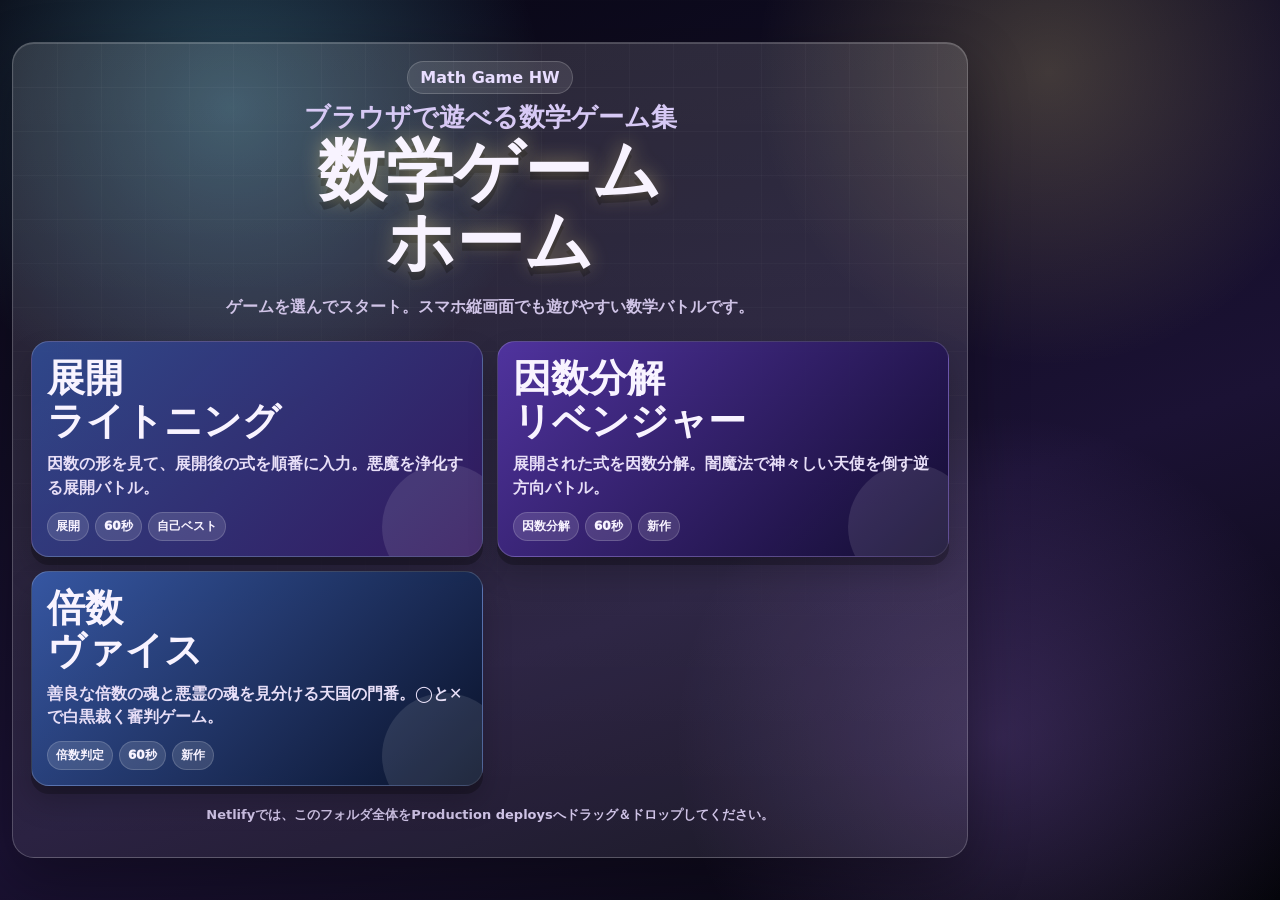
<file: index.html>
<!doctype html>
<html lang="ja">
<head>
  <meta charset="utf-8">
  <meta name="viewport" content="width=device-width, initial-scale=1">
  <title>Math Game HW</title>
  <link rel="stylesheet" href="./shared/common.css">
  <style>
    :root{
      --sky:#87eaff;
      --gold:#ffe989;
      --purple:#b784ff;
      --dark:#070713;
    }
    body{
      background:
        radial-gradient(circle at 18% 12%, rgba(116,231,255,.28), transparent 24%),
        radial-gradient(circle at 82% 8%, rgba(255,233,137,.20), transparent 22%),
        radial-gradient(circle at 78% 82%, rgba(183,132,255,.22), transparent 26%),
        linear-gradient(160deg,#070713,#1b1234 62%,#05050b);
    }
    .homeCard{position:relative;overflow:hidden}
    .homeCard::before{
      content:"";position:absolute;inset:0;pointer-events:none;
      background-image:
        linear-gradient(rgba(255,255,255,.05) 1px,transparent 1px),
        linear-gradient(90deg,rgba(255,255,255,.04) 1px,transparent 1px);
      background-size:44px 44px;
      mask-image:linear-gradient(to bottom,rgba(0,0,0,.7),transparent 88%);
    }
    .homeInner{position:relative;z-index:1}
    .brand{
      display:inline-flex;align-items:center;gap:8px;margin:0 auto 10px;padding:6px 12px;border-radius:999px;
      background:rgba(255,255,255,.10);border:1px solid rgba(255,255,255,.18);color:#e8ddff;font-weight:900;
    }
    .brandWrap{text-align:center}
    .title small{display:block;font-size:clamp(17px,4vw,26px);color:#d7c9f5;text-shadow:none;margin-bottom:5px}
    .gameList{grid-template-columns:repeat(2,minmax(0,1fr));gap:14px;margin-top:22px}
    .gameCard{min-height:170px;position:relative;overflow:hidden;display:flex;flex-direction:column;justify-content:space-between}
    .gameCard::after{content:"";position:absolute;right:-26px;bottom:-34px;width:126px;height:126px;border-radius:50%;background:rgba(255,255,255,.10)}
    .gameCard.tenkai{background:linear-gradient(135deg,rgba(48,73,140,.98),rgba(51,24,95,.96))}
    .gameCard.revenger{background:linear-gradient(135deg,rgba(80,52,160,.98),rgba(18,11,48,.98))}
    .gameCard.vice{background:linear-gradient(135deg,rgba(55,88,164,.98),rgba(9,18,41,.98))}
    .gameTitle{font-size:clamp(24px,5vw,38px);line-height:1.12;margin-bottom:10px}
    .gameDesc{font-size:clamp(13px,3vw,16px)}
    .tagRow{display:flex;flex-wrap:wrap;gap:6px;margin-top:13px}
    .tag{font-size:12px;font-weight:1000;border-radius:999px;padding:5px 8px;background:rgba(255,255,255,.13);border:1px solid rgba(255,255,255,.16);color:#f8f3ff}
    .footerNote{text-align:center;margin-top:18px;color:var(--muted);font-size:13px;line-height:1.65;font-weight:800}
    @media (max-width:720px){
      .gameList{grid-template-columns:1fr}
      .gameCard{min-height:142px}
    }
  </style>
</head>
<body>
  <main class="app shell">
    <section class="card homeCard">
      <div class="homeInner">
        <div class="brandWrap"><div class="brand">Math Game HW</div></div>
        <h1 class="title"><small>ブラウザで遊べる数学ゲーム集</small>数学ゲーム<br>ホーム</h1>
        <p class="lead">ゲームを選んでスタート。スマホ縦画面でも遊びやすい数学バトルです。</p>

        <div class="gameList">
          <a class="gameCard tenkai" href="./games/tenkai-lightning/">
            <span>
              <span class="gameTitle">展開<br>ライトニング</span>
              <span class="gameDesc">因数の形を見て、展開後の式を順番に入力。悪魔を浄化する展開バトル。</span>
            </span>
            <span class="tagRow"><span class="tag">展開</span><span class="tag">60秒</span><span class="tag">自己ベスト</span></span>
          </a>

          <a class="gameCard revenger" href="./games/factorization-revenger/">
            <span>
              <span class="gameTitle">因数分解<br>リベンジャー</span>
              <span class="gameDesc">展開された式を因数分解。闇魔法で神々しい天使を倒す逆方向バトル。</span>
            </span>
            <span class="tagRow"><span class="tag">因数分解</span><span class="tag">60秒</span><span class="tag">新作</span></span>
          </a>

          <a class="gameCard vice" href="./games/multiple-vice/">
            <span>
              <span class="gameTitle">倍数<br>ヴァイス</span>
              <span class="gameDesc">善良な倍数の魂と悪霊の魂を見分ける天国の門番。◯と✕で白黒裁く審判ゲーム。</span>
            </span>
            <span class="tagRow"><span class="tag">倍数判定</span><span class="tag">60秒</span><span class="tag">新作</span></span>
          </a>
        </div>

        <p class="footerNote">Netlifyでは、このフォルダ全体をProduction deploysへドラッグ＆ドロップしてください。</p>
      </div>
    </section>
  </main>
</body>
</html>
</file>
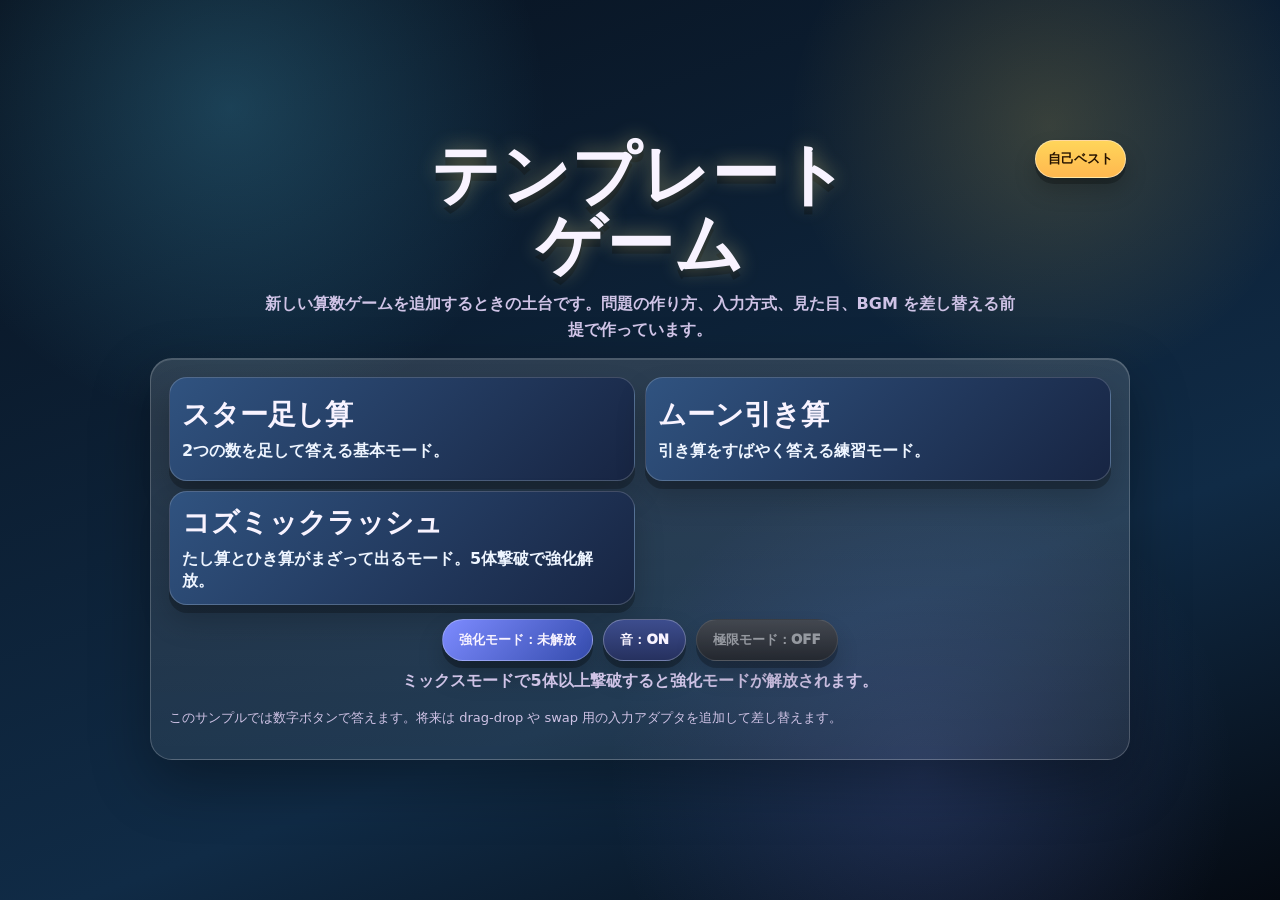
<file: games/_template/index.html>
<!doctype html>
<html lang="ja">
<head>
  <meta charset="utf-8">
  <meta name="viewport" content="width=device-width, initial-scale=1">
  <title>テンプレートゲーム</title>
  <link rel="stylesheet" href="../../shared/common.css">
  <link rel="stylesheet" href="./style.css">
</head>
<body>
  <main class="app">
    <section id="menuScreen" class="screen active menuScreen">
      <button id="bestOpen" class="cornerBtn">自己ベスト</button>
      <h1 id="gameTitle" class="title">テンプレート<br>ゲーム</h1>
      <p id="gameSubtitle" class="subtitle"></p>
      <section id="menuCard" class="card">
        <div id="modeGrid" class="modeGrid"></div>
        <div class="menuActions">
          <button id="strongToggle" class="pillBtn strong">強化モード：未解放</button>
          <button id="soundToggle" class="pillBtn">音：ON</button>
          <button id="limitToggle" class="pillBtn limit">極限モード：OFF</button>
        </div>
        <div id="unlockNote" class="unlockNote"></div>
        <p id="gameInstructions" class="small"></p>
      </section>
    </section>

    <section id="gameScreen" class="screen">
      <section class="gameShell">
        <div class="topBar">
          <div class="timeWrap"><div id="timeFill" class="timeFill"></div><div id="timeLabel" class="timeLabel">60.0</div></div>
          <div class="stat">撃破 <span id="killCount">0</span></div>
          <div class="stat">得点 <span id="scoreNow">0</span></div>
        </div>
        <section id="battle" class="battle">
          <div id="countdownOverlay" class="countdownOverlay" hidden>3</div>
          <div class="problemPanel">
            <div id="modeLabel" class="modeLabel"></div>
            <div id="problem" class="problem"></div>
            <div id="answerBox" class="answerBox">?</div>
          </div>
          <div id="heroHpBadge" class="heroHpBadge">自分の体力 <span id="heroHp">5</span></div>
          <div class="stage" id="stage">
            <div id="beam" class="beam"></div>
            <div class="enemyWrap">
              <div class="hp"><div id="hpFill" class="hpFill"></div></div>
              <div id="enemy" class="enemy"></div>
            </div>
          </div>
        </section>
        <section id="inputMount" class="inputMount"></section>
        <div class="menuActions"><button id="giveUp" class="pillBtn danger">終了して結果へ</button></div>
      </section>
    </section>

    <section id="resultScreen" class="screen">
      <section class="card">
        <h2 id="resultTitle" class="resultTitle">リザルト</h2>
        <div class="resultGrid">
          <div class="resultItem"><span class="label">撃破数</span><span id="resultKills" class="value">0</span></div>
          <div class="resultItem"><span class="label">総合スコア</span><span id="resultScore" class="value">0</span></div>
          <div class="resultItem"><span class="label">ミス入力</span><span id="resultMiss" class="value">0</span></div>
          <div class="resultItem"><span class="label">最大コンボ</span><span id="resultCombo" class="value">0</span></div>
        </div>
        <div id="bestResult" class="bestResult"></div>
        <div id="breakdown" class="breakdown"></div>
        <div class="menuActions">
          <button id="retry" class="pillBtn primary">もう一度</button>
          <button id="backMenu" class="pillBtn">モード選択へ</button>
        </div>
      </section>
    </section>
  </main>

  <div id="bestModal" class="bestModal" hidden>
    <div class="bestModalCard">
      <div class="bestModalHeader">
        <div>
          <div class="bestModalTitle">自己ベスト</div>
          <div id="bestUnlockStatus" class="bestUnlockStatus">強化モード：確認中</div>
        </div>
        <button id="bestClose" class="bestClose">×</button>
      </div>
      <div id="bestModalBody" class="bestModalBody"></div>
    </div>
  </div>

  <div id="toast" class="toast"></div>
  <script type="module" src="./game.js"></script>
</body>
</html>
</file>
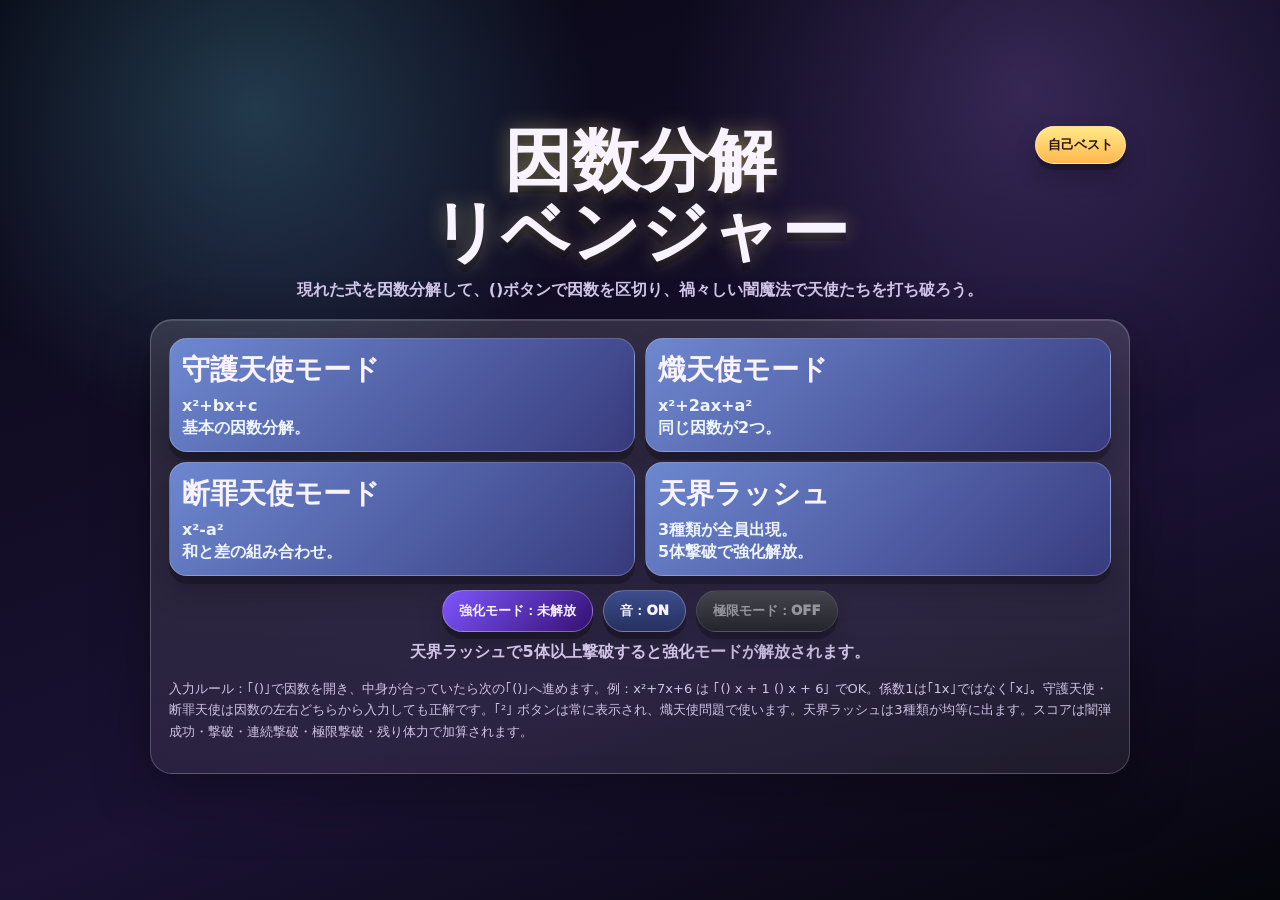
<file: games/factorization-revenger/index.html>
<!doctype html>
<html lang="ja">
<head>
  <meta charset="utf-8">
  <meta name="viewport" content="width=device-width, initial-scale=1">
  <title>因数分解リベンジャー</title>
  <link rel="stylesheet" href="../../shared/common.css">
  <style>
    :root{
      --dark:#6f2cff;
      --dark2:#1b0938;
      --heaven:#eaf5ff;
      --gold:#ffeaa1;
      --angel:#d9edff;
      --angel2:#b8d0ff;
      --panel2:rgba(255,255,255,.08);
    }
    .screen{width:min(980px,100%)}
    .menuScreen{position:relative}
    .subtitle{text-align:center;color:var(--muted);font-weight:850;line-height:1.6;margin:0 auto 16px;max-width:760px}
    .modeGrid{display:grid;grid-template-columns:repeat(2,minmax(0,1fr));gap:10px}
    .modeBtn{
      min-height:108px;border-radius:18px;padding:12px;text-align:left;
      background:linear-gradient(135deg,rgba(112,140,214,.96),rgba(57,61,130,.96));
      border:1px solid rgba(255,255,255,.2);
      box-shadow:0 8px 0 rgba(0,0,0,.25),0 16px 30px rgba(0,0,0,.2);
    }
    .modeBtn:active,.key:active,.cornerBtn:active{transform:translateY(4px);box-shadow:0 4px 0 rgba(0,0,0,.25)}
    .modeName{display:block;font-size:clamp(16px,4vw,28px);font-weight:1000;margin-bottom:6px}
    .modeDesc{display:block;color:#eef5ff;line-height:1.38;font-weight:750;font-size:clamp(12px,3vw,16px)}
    .cornerBtn{
      position:absolute;right:4px;top:0;z-index:4;
      border-radius:999px;padding:9px 12px;
      background:linear-gradient(180deg,#ffe989,#ffb84f);color:#261300;font-weight:1000;
      border:1px solid rgba(255,255,255,.45);
      box-shadow:0 6px 0 rgba(0,0,0,.24),0 12px 22px rgba(0,0,0,.22);
    }
    .pillBtn.strong{background:linear-gradient(135deg,#7e56ff,#351172)}
    .pillBtn.limit{background:linear-gradient(180deg,#3a101a,#16060b);color:#ffd2dc;border-color:rgba(255,85,119,.55)}
    .pillBtn.limit.on{background:linear-gradient(180deg,#ff5577,#5c0719);box-shadow:0 7px 0 rgba(0,0,0,.35),0 0 22px rgba(255,85,119,.38)}
    .pillBtn.off{background:linear-gradient(180deg,#555963,#2a2d36);color:#c7c9d1;border-color:rgba(255,255,255,.14);filter:saturate(.65) brightness(.82)}
    .pillBtn.off:not(:disabled){opacity:.88}
    .unlockNote{color:var(--muted);font-weight:800;text-align:center;margin-top:10px;min-height:1.4em}
    .strongOn .modeBtn{background:linear-gradient(135deg,rgba(90,46,180,.96),rgba(44,18,92,.96))}
    .limitOn .modeBtn{box-shadow:0 8px 0 rgba(0,0,0,.25),0 0 24px rgba(255,85,119,.22);border-color:rgba(255,85,119,.35)}

    .gameShell{display:grid;gap:10px}
    .battle{
      min-height:284px;position:relative;overflow:hidden;border-radius:22px;
      background:
        radial-gradient(circle at 50% 92%,rgba(177,132,255,.18),transparent 28%),
        radial-gradient(circle at 74% 22%,rgba(255,245,193,.18),transparent 20%),
        linear-gradient(180deg,rgba(255,255,255,.10),rgba(255,255,255,.04));
      border:1px solid rgba(255,255,255,.18);
    }
    .battle::before{
      content:"";position:absolute;inset:0;pointer-events:none;
      background:
        radial-gradient(circle at 20% 20%,rgba(255,255,255,.11),transparent 2px),
        radial-gradient(circle at 70% 14%,rgba(255,255,255,.1),transparent 2px),
        radial-gradient(circle at 86% 32%,rgba(255,255,255,.08),transparent 2px),
        linear-gradient(rgba(255,255,255,.04) 1px,transparent 1px),
        linear-gradient(90deg,rgba(255,255,255,.03) 1px,transparent 1px);
      background-size:120px 120px,150px 150px,140px 140px,46px 46px,46px 46px;
      mask-image:linear-gradient(to bottom,rgba(0,0,0,.9),transparent 92%);
    }
    .battle.damaged{animation:damageFlash .36s ease both}
    @keyframes damageFlash{0%{box-shadow:inset 0 0 0 rgba(157,0,255,0)}32%{box-shadow:inset 0 0 88px rgba(107,0,180,.68),0 0 38px rgba(126,0,255,.38)}100%{box-shadow:inset 0 0 0 rgba(157,0,255,0)}}

    .countdownOverlay{
      position:absolute;inset:0;z-index:30;display:grid;place-items:center;
      font-size:clamp(74px,20vw,140px);font-weight:1000;color:#faf0ff;
      text-shadow:0 0 18px rgba(111,44,255,.95),0 0 42px rgba(111,44,255,.65),0 12px 0 rgba(0,0,0,.35);
      background:radial-gradient(circle,rgba(111,44,255,.18),rgba(0,0,0,.36) 62%,rgba(0,0,0,.54));
      backdrop-filter:blur(1px);animation:countPop .34s ease both;
    }
    .countdownOverlay[hidden]{display:none}
    .countdownOverlay.pop{animation:countPop .34s ease both}
    @keyframes countPop{0%{opacity:0;transform:scale(.72)}45%{opacity:1;transform:scale(1.10)}100%{opacity:1;transform:scale(1)}}

    .problemPanel{position:relative;z-index:2;text-align:center;padding:9px 10px 0}
    .modeLabel{color:var(--muted);font-weight:1000}
    .problem{font-size:clamp(27px,6.4vw,52px);font-weight:1000;line-height:1.12;text-shadow:0 8px 24px rgba(0,0,0,.35)}
    .answerBox{
      margin:8px auto 0;width:min(760px,94%);min-height:44px;border-radius:16px;
      background:rgba(0,0,0,.32);border:1px solid rgba(255,255,255,.18);
      display:flex;align-items:center;justify-content:center;padding:8px 12px;
      font-size:clamp(22px,5.8vw,38px);font-weight:1000;white-space:nowrap;overflow:hidden;
    }
    .answerBox.wrong{box-shadow:0 0 0 3px rgba(111,44,255,.22),inset 0 0 30px rgba(111,44,255,.12)}
    .heroHpBadge{
      position:absolute;right:8px;bottom:8px;z-index:5;min-width:96px;text-align:center;
      padding:6px 8px;border-radius:12px;background:linear-gradient(180deg,rgba(255,255,255,.18),rgba(0,0,0,.38));
      border:1px solid rgba(255,255,255,.26);box-shadow:0 8px 18px rgba(0,0,0,.28),inset 0 1px 0 rgba(255,255,255,.16);
      font-weight:1000;color:#f0dcff;text-shadow:0 2px 4px rgba(0,0,0,.45);font-size:13px;
    }
    .heroHpBadge span{display:inline-block;min-width:1.2em;color:#dbb1ff;font-size:1.2em}
    .heroHpBadge.debugReady{background:linear-gradient(180deg,rgba(111,44,255,.42),rgba(20,0,38,.72));border-color:rgba(222,91,255,.72);color:#f7d7ff;box-shadow:0 0 20px rgba(157,0,255,.55),0 8px 18px rgba(0,0,0,.28)}
    .heroHpBadge.debugReady::after{content:" 答え";color:#f0c8ff;font-weight:1000}
    .stage{position:relative;z-index:1;height:150px;background:radial-gradient(ellipse at 50% 88%,rgba(153,99,255,.16),transparent 38%)}
    .enemyWrap{position:absolute;left:50%;transform:translateX(-50%);bottom:0;width:168px;height:146px;display:grid;place-items:center}
    .hp{
      position:absolute;right:0;top:0;left:0;margin:auto;width:148px;height:14px;border-radius:999px;
      background:rgba(0,0,0,.40);border:1px solid rgba(255,255,255,.18);overflow:hidden;z-index:5;
    }
    .hpFill{height:100%;width:100%;background:linear-gradient(90deg,#fef7d0,#b5d8ff,#7aa6ff);transition:width .16s ease}
    .enemy{width:128px;height:128px;position:relative;z-index:2;transform-origin:center bottom;animation:float 2.7s ease-in-out infinite}
    .enemySvg{width:100%;height:100%;display:block;overflow:visible;filter:drop-shadow(0 12px 14px rgba(0,0,0,.3))}
    .enemy.strong::before{
      content:"";position:absolute;inset:-10px;border-radius:50%;border:3px solid rgba(255,234,161,.42);
      box-shadow:0 0 24px rgba(255,234,161,.56);animation:aura 1s linear infinite;z-index:-1;pointer-events:none;
    }
    @keyframes aura{from{transform:rotate(0) scale(.95)}to{transform:rotate(360deg) scale(1.05)}}
    @keyframes float{0%,100%{transform:translateY(0)}50%{transform:translateY(-7px)}}
    .enemy.hit{animation:hit .22s ease both;filter:brightness(1.55) drop-shadow(0 0 18px rgba(111,44,255,.85))}
    @keyframes hit{0%{transform:translateX(0) scale(1)}35%{transform:translateX(9px) scale(.96)}70%{transform:translateX(-7px) scale(1.05)}100%{transform:translateX(0) scale(1)}}
    .enemy.defeat{animation:purify .32s ease-out both}
    @keyframes purify{0%{opacity:1;transform:scale(1) rotate(0)}45%{filter:brightness(1.6) hue-rotate(40deg) drop-shadow(0 0 30px rgba(111,44,255,.95));transform:scale(1.22) rotate(-5deg)}100%{opacity:0;transform:scale(.24) rotate(-16deg) translateY(-46px)}}
    .enemy.attack{animation:enemyAttack .42s cubic-bezier(.2,1.4,.25,1) both;filter:brightness(1.45) drop-shadow(0 0 24px rgba(255,233,137,.72))}
    @keyframes enemyAttack{0%{transform:translateY(0) scale(1)}28%{transform:translateY(-14px) scale(1.24)}62%{transform:translateY(24px) scale(1.48)}100%{transform:translateY(0) scale(1)}}

    .beam{
      position:absolute;left:50%;bottom:30px;width:230px;height:230px;border-radius:50%;
      transform:translateX(-50%) scale(.32);opacity:0;pointer-events:none;overflow:visible;
      background:
        radial-gradient(circle,rgba(255,255,255,.96) 0 7%,rgba(236,73,255,.98) 11%,rgba(154,0,255,.92) 24%,rgba(55,0,108,.74) 48%,rgba(7,0,18,.38) 67%,transparent 74%);
      box-shadow:0 0 48px rgba(205,0,255,1),0 0 118px rgba(111,0,255,.78),0 0 160px rgba(13,0,22,.76);
      mix-blend-mode:screen;
    }
    .beam::before,.beam::after{content:"";position:absolute;inset:18px;border-radius:50%;pointer-events:none}
    .beam::before{
      border:3px solid rgba(222,91,255,.75);
      background:conic-gradient(from 45deg,rgba(221,65,255,.0),rgba(221,65,255,.88),rgba(31,0,55,.2),rgba(166,0,255,.92),rgba(221,65,255,.0));
      mask:radial-gradient(circle,transparent 50%,#000 52%,#000 58%,transparent 60%);
      animation:darkRing .22s linear both;
    }
    .beam::after{
      inset:-14px;border:2px dashed rgba(156,0,255,.72);
      box-shadow:0 0 24px rgba(156,0,255,.86);
      animation:darkRingReverse .22s linear both;
    }
    .beam.fire{animation:beam .26s ease both}
    @keyframes beam{0%{opacity:0;transform:translateX(-50%) scale(.25) rotate(-8deg)}35%{opacity:1;transform:translateX(-50%) scale(.92) rotate(4deg)}100%{opacity:0;transform:translateX(-50%) scale(1.18) rotate(16deg)}}
    @keyframes darkRing{to{transform:rotate(210deg) scale(1.1)}}
    @keyframes darkRingReverse{to{transform:rotate(-170deg) scale(.85)}}
    .spark{position:absolute;width:13px;height:13px;border-radius:50%;background:#f2c5ff;box-shadow:0 0 18px #d100ff,0 0 34px #5800c8;pointer-events:none;animation:spark .5s ease-out both}
    .spark::after{content:"";position:absolute;inset:3px;border-radius:50%;background:#12001f}
    @keyframes spark{to{opacity:0;transform:translate(var(--dx),var(--dy)) scale(.15) rotate(180deg)}}
    .feather{position:absolute;width:10px;height:16px;border-radius:70% 70% 60% 60%;background:linear-gradient(180deg,#f6dbff,#8a00ff 42%,#12001f);opacity:.95;box-shadow:0 0 12px rgba(180,0,255,.65);pointer-events:none;transform-origin:center;animation:feather .9s ease-out both}
    @keyframes feather{to{opacity:0;transform:translate(var(--dx),var(--dy)) rotate(var(--rot)) scale(.55)}}

    .keypad{
      display:grid;grid-template-columns:repeat(4,1fr);grid-template-rows:repeat(4,clamp(52px,14.4vw,66px));
      gap:8px;width:min(460px,calc(100vw - 20px));margin:0 auto;align-items:stretch;
      grid-template-areas:"paren n7 n8 n9" "paren n4 n5 n6" "x n1 n2 n3" "pow plus minus n0";
    }
    .keypad.squareMode{grid-template-areas:"paren n7 n8 n9" "paren n4 n5 n6" "x n1 n2 n3" "pow plus minus n0"}
    .key{
      min-height:0;width:100%;height:100%;border-radius:16px;background:linear-gradient(180deg,#5565a8,#2a3267);
      border:1px solid rgba(255,255,255,.18);box-shadow:0 8px 0 rgba(0,0,0,.25),0 13px 18px rgba(0,0,0,.17);
      font-size:clamp(20px,5vw,34px);font-weight:1000;transition:transform .06s ease,filter .12s ease;
    }
    .key.op{background:linear-gradient(180deg,#4f4293,#302a5f)}
    .key.special{background:linear-gradient(180deg,#6a4cff,#351272)}
    .key.area-paren{grid-area:paren}.key.area-x{grid-area:x}.key.area-pow{grid-area:pow}
    .key.area-1{grid-area:n1}.key.area-2{grid-area:n2}.key.area-3{grid-area:n3}.key.area-4{grid-area:n4}.key.area-5{grid-area:n5}.key.area-6{grid-area:n6}.key.area-7{grid-area:n7}.key.area-8{grid-area:n8}.key.area-9{grid-area:n9}.key.area-0{grid-area:n0}.key.area-plus{grid-area:plus}.key.area-minus{grid-area:minus}
    .key.tall{font-size:clamp(24px,6.5vw,40px)}
    .key.hidden{display:none}

    .bestModal{
      position:fixed;inset:0;z-index:100;display:grid;place-items:center;padding:16px;
      background:rgba(0,0,0,.62);backdrop-filter:blur(3px);
    }
    .bestModal[hidden]{display:none}
    .bestModalCard{
      width:min(720px,100%);max-height:min(86vh,760px);overflow:auto;border-radius:22px;
      background:linear-gradient(180deg,rgba(36,30,72,.98),rgba(13,12,28,.98));
      border:1px solid rgba(255,255,255,.22);box-shadow:0 24px 70px rgba(0,0,0,.46),inset 0 1px 0 rgba(255,255,255,.14);padding:16px;
    }
    .bestModalHeader{display:flex;align-items:flex-start;justify-content:space-between;gap:12px;margin-bottom:12px}
    .bestModalTitle{font-size:clamp(24px,6vw,38px);font-weight:1000;color:#fff2b8;text-shadow:0 0 18px rgba(255,233,137,.32)}
    .bestUnlockStatus{color:var(--muted);font-weight:900;margin-top:2px}
    .bestClose{width:42px;height:42px;border-radius:50%;background:linear-gradient(180deg,#ff6f8e,#b92f55);color:white;font-size:26px;font-weight:1000;box-shadow:0 6px 0 rgba(0,0,0,.26)}
    .bestModalBody{display:grid;gap:10px}
    .bestSection{background:rgba(255,255,255,.08);border:1px solid rgba(255,255,255,.14);border-radius:16px;padding:12px}
    .bestSectionTitle{color:#ffe989;font-weight:1000;margin-bottom:8px}
    .bestRows{display:grid;grid-template-columns:repeat(2,minmax(0,1fr));gap:8px}
    .bestRow{padding:9px 10px;border-radius:13px;background:rgba(0,0,0,.22);border:1px solid rgba(255,255,255,.10);font-weight:900;line-height:1.35}
    .bestRow small{display:block;color:var(--muted);font-weight:800}

    .resultTitle{text-align:center;font-size:clamp(32px,7vw,60px);margin:0 0 10px;text-shadow:0 8px 0 rgba(0,0,0,.28)}
    .resultGrid{display:grid;grid-template-columns:repeat(2,minmax(0,1fr));gap:8px;margin:12px 0}
    .resultItem{background:rgba(255,255,255,.10);border:1px solid rgba(255,255,255,.15);border-radius:14px;padding:9px 10px;text-align:center}
    .resultItem .label{color:var(--muted);font-weight:800;font-size:13px}
    .resultItem .value{display:block;margin-top:2px;font-size:clamp(22px,5vw,34px);font-weight:1000}
    .bestResult{margin:8px 0 10px;padding:11px 12px;border-radius:16px;background:linear-gradient(180deg,rgba(255,233,137,.20),rgba(255,255,255,.07));border:1px solid rgba(255,233,137,.32);color:#fff3b0;text-align:center;font-weight:1000;line-height:1.5}
    .breakdown{color:#efe9ff;line-height:1.55;font-weight:750;background:rgba(0,0,0,.22);border-radius:14px;padding:10px 12px;font-size:14px}
    .toast{
      position:fixed;left:50%;top:18px;transform:translateX(-50%) translateY(-18px);opacity:0;
      background:linear-gradient(135deg,#f0d4ff,#9660ff);color:#241300;border-radius:999px;padding:12px 18px;
      box-shadow:0 14px 34px rgba(0,0,0,.32);font-weight:1000;z-index:50;pointer-events:none;
    }
    .toast.show{animation:toast .9s ease both}
    @keyframes toast{0%{opacity:0;transform:translateX(-50%) translateY(-18px) scale(.92)}18%,75%{opacity:1;transform:translateX(-50%) translateY(0) scale(1)}100%{opacity:0;transform:translateX(-50%) translateY(-8px) scale(.98)}}

    .timeLabel.timeWarn{animation:timeWarnPop .86s cubic-bezier(.16,1.35,.35,1) both}
    .timeLabel.timeDanger{animation:timeDangerPop .92s cubic-bezier(.16,1.35,.35,1) both}
    @keyframes timeWarnPop{0%{transform:scale(1)}18%{transform:scale(2.35);color:#472100;text-shadow:0 0 18px rgba(255,233,137,.95)}60%{transform:scale(1.55)}100%{transform:scale(1)}}
    @keyframes timeDangerPop{0%{transform:scale(1)}16%{transform:scale(2.7);color:#390052;text-shadow:0 0 24px rgba(111,44,255,.95)}58%{transform:scale(1.75)}100%{transform:scale(1)}}

    @media (max-width:720px){
      .modeGrid{grid-template-columns:repeat(2,minmax(0,1fr));gap:9px}
      .modeBtn{min-height:96px;padding:11px}
      .modeName{font-size:clamp(15px,4vw,22px)}
      .modeDesc{font-size:12px}
    }
    @media (max-width:520px){
      .cornerBtn{right:0;top:-2px;padding:8px 10px;font-size:13px}
      .bestRows{grid-template-columns:repeat(2,minmax(0,1fr));gap:6px}
      .bestRow{padding:8px 7px;font-size:12px}
      .bestRow small{font-size:11px}
    }
  </style>
</head>
<body>
  <main class="app">
    <section id="menuScreen" class="screen active menuScreen">
      <button id="bestOpen" class="cornerBtn">自己ベスト</button>
      <h1 class="title">因数分解<br>リベンジャー</h1>
      <p class="subtitle">現れた式を因数分解して、()ボタンで因数を区切り、禍々しい闇魔法で天使たちを打ち破ろう。</p>
      <section id="menuCard" class="card">
        <div class="modeGrid">
          <button class="modeBtn" data-mode="basic"><span class="modeName">守護天使モード</span><span class="modeDesc">x²+bx+c<br>基本の因数分解。</span></button>
          <button class="modeBtn" data-mode="square"><span class="modeName">熾天使モード</span><span class="modeDesc">x²+2ax+a²<br>同じ因数が2つ。</span></button>
          <button class="modeBtn" data-mode="diff"><span class="modeName">断罪天使モード</span><span class="modeDesc">x²-a²<br>和と差の組み合わせ。</span></button>
          <button class="modeBtn" data-mode="rush"><span class="modeName">天界ラッシュ</span><span class="modeDesc">3種類が全員出現。<br>5体撃破で強化解放。</span></button>
        </div>
        <div class="menuActions">
          <button id="strongToggle" class="pillBtn strong">強化モード：未解放</button>
          <button id="soundToggle" class="pillBtn">音：ON</button>
          <button id="limitToggle" class="pillBtn limit">極限モード：OFF</button>
        </div>
        <div id="unlockNote" class="unlockNote"></div>
        <p class="small">入力ルール：｢()｣で因数を開き、中身が合っていたら次の｢()｣へ進めます。例：x²+7x+6 は ｢() x + 1 () x + 6｣ でOK。係数1は｢1x｣ではなく｢x｣。守護天使・断罪天使は因数の左右どちらから入力しても正解です。｢²｣ ボタンは常に表示され、熾天使問題で使います。天界ラッシュは3種類が均等に出ます。スコアは闇弾成功・撃破・連続撃破・極限撃破・残り体力で加算されます。</p>
      </section>
    </section>

    <section id="gameScreen" class="screen">
      <section class="gameShell">
        <div class="topBar">
          <div class="timeWrap"><div id="timeFill" class="timeFill"></div><div id="timeLabel" class="timeLabel">60.0</div></div>
          <div class="stat">撃破 <span id="killCount">0</span></div>
          <div class="stat">得点 <span id="scoreNow">0</span></div>
        </div>
        <section id="battle" class="battle">
          <div id="countdownOverlay" class="countdownOverlay" hidden>3</div>
          <div class="problemPanel">
            <div id="modeLabel" class="modeLabel"></div>
            <div id="problem" class="problem"></div>
            <div id="answerBox" class="answerBox">?</div>
          </div>
          <div id="heroHpBadge" class="heroHpBadge">自分の体力 <span id="heroHp">5</span></div>
          <div class="stage" id="stage">
            <div id="beam" class="beam"></div>
            <div class="enemyWrap">
              <div class="hp"><div id="hpFill" class="hpFill"></div></div>
              <div id="enemy" class="enemy"></div>
            </div>
          </div>
        </section>
        <section id="keypad" class="keypad"></section>
        <div class="menuActions"><button id="giveUp" class="pillBtn danger">終了して結果へ</button></div>
      </section>
    </section>

    <section id="resultScreen" class="screen">
      <section class="card">
        <h2 class="resultTitle">リザルト</h2>
        <div class="resultGrid">
          <div class="resultItem"><span class="label">撃破数</span><span id="resultKills" class="value">0</span></div>
          <div class="resultItem"><span class="label">総合スコア</span><span id="resultScore" class="value">0</span></div>
          <div class="resultItem"><span class="label">ミス入力</span><span id="resultMiss" class="value">0</span></div>
          <div class="resultItem"><span class="label">最大コンボ</span><span id="resultCombo" class="value">0</span></div>
        </div>
        <div id="bestResult" class="bestResult"></div>
        <div id="breakdown" class="breakdown"></div>
        <div class="menuActions">
          <button id="retry" class="pillBtn primary">もう一度</button>
          <button id="backMenu" class="pillBtn">モード選択へ</button>
        </div>
      </section>
    </section>
  </main>

  <div id="bestModal" class="bestModal" hidden>
    <div class="bestModalCard">
      <div class="bestModalHeader">
        <div>
          <div class="bestModalTitle">自己ベスト</div>
          <div id="bestUnlockStatus" class="bestUnlockStatus">強化モード：確認中</div>
        </div>
        <button id="bestClose" class="bestClose">×</button>
      </div>
      <div id="bestModalBody" class="bestModalBody"></div>
    </div>
  </div>

  <div id="toast" class="toast"></div>
  <script type="module" src="./game.js"></script>
</body>
</html>
</file>
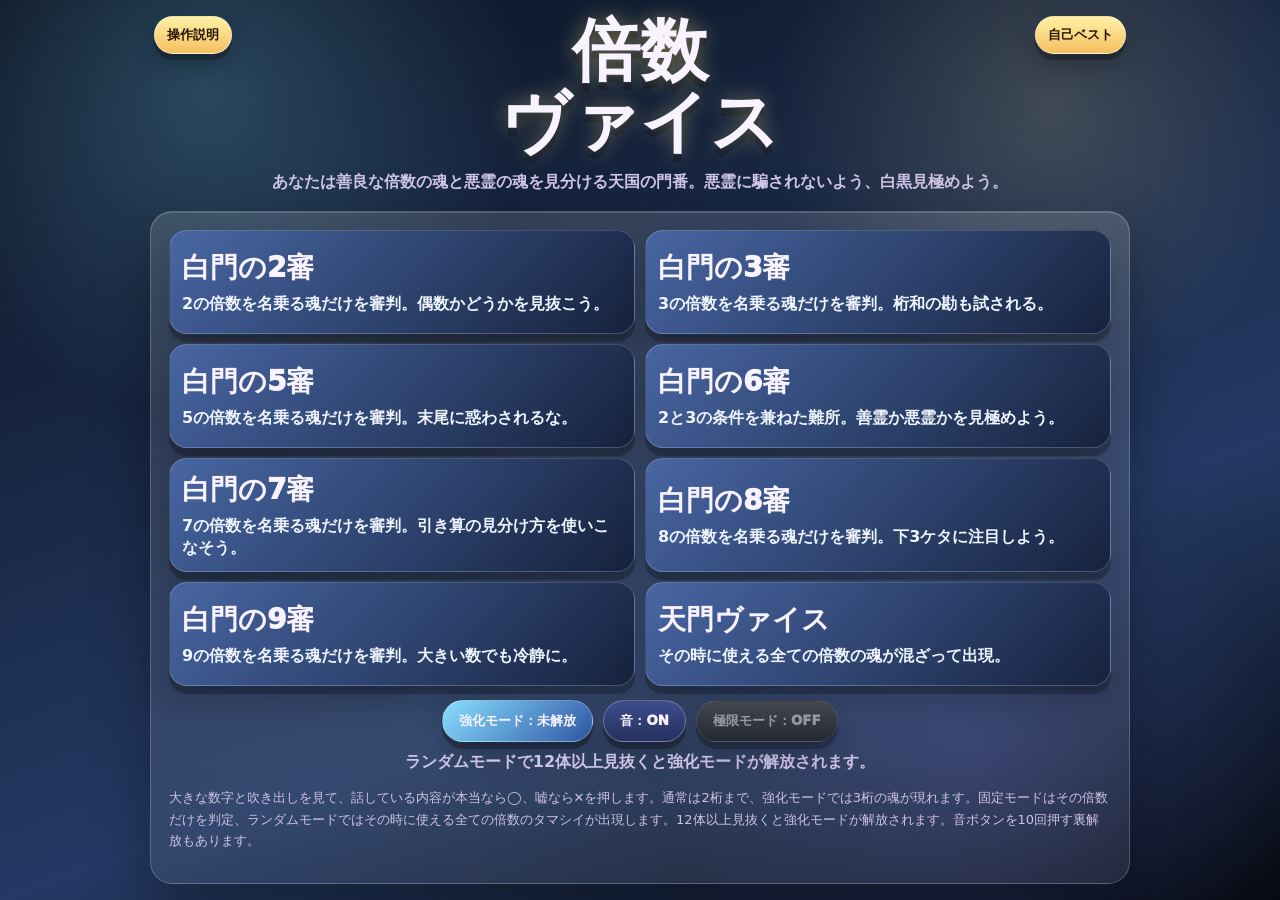
<file: games/multiple-vice/index.html>
<!doctype html>
<html lang="ja">
<head>
  <meta charset="utf-8">
  <meta name="viewport" content="width=device-width, initial-scale=1">
  <title>倍数ヴァイス</title>
  <link rel="stylesheet" href="../../shared/common.css">
  <link rel="stylesheet" href="./style.css">
</head>
<body>
  <main class="app">
    <section id="menuScreen" class="screen active menuScreen">
      <button id="guideOpen" class="cornerBtn cornerBtnLeft">操作説明</button>
      <button id="bestOpen" class="cornerBtn">自己ベスト</button>
      <h1 id="gameTitle" class="title">倍数<br>ヴァイス</h1>
      <p id="gameSubtitle" class="subtitle"></p>
      <section id="menuCard" class="card">
        <div id="modeGrid" class="modeGrid"></div>
        <div class="menuActions">
          <button id="strongToggle" class="pillBtn strong">強化モード：未解放</button>
          <button id="soundToggle" class="pillBtn">音：ON</button>
          <button id="limitToggle" class="pillBtn limit">極限モード：OFF</button>
        </div>
        <div id="unlockNote" class="unlockNote"></div>
        <p id="gameInstructions" class="small"></p>
      </section>
    </section>

    <section id="gameScreen" class="screen">
      <section class="gameShell">
        <div class="topBar">
          <div class="timeWrap"><div id="timeFill" class="timeFill"></div><div id="timeLabel" class="timeLabel">30.0</div></div>
          <div class="stat">判定 <span id="killCount">0</span></div>
          <div class="stat">得点 <span id="scoreNow">0</span></div>
        </div>
        <section id="battle" class="battle">
          <div id="countdownOverlay" class="countdownOverlay" hidden>3</div>
          <div class="problemPanel">
            <div id="modeLabel" class="modeLabel"></div>
            <div id="problem" class="problem"></div>
            <div class="speechWrap">
              <div id="speechBubble" class="speechBubble">私は2の倍数です</div>
            </div>
          </div>
          <div id="heroHpBadge" class="heroHpBadge">仏の顔 のこり<span id="heroHp">3</span></div>
          <div class="stage" id="stage">
            <div id="beam" class="beam"></div>
            <div class="enemyWrap">
              <div id="enemy" class="enemy"></div>
            </div>
          </div>
        </section>
        <section id="inputMount" class="inputMount"></section>
        <div class="menuActions"><button id="giveUp" class="pillBtn danger">終了して結果へ</button></div>
      </section>
    </section>

    <section id="resultScreen" class="screen">
      <section class="card">
        <h2 id="resultTitle" class="resultTitle">審判結果</h2>
        <div class="resultGrid">
          <div class="resultItem"><span class="label">正しく見抜いた数</span><span id="resultKills" class="value">0</span></div>
          <div class="resultItem"><span class="label">総合スコア</span><span id="resultScore" class="value">0</span></div>
          <div class="resultItem"><span class="label">誤審</span><span id="resultMiss" class="value">0</span></div>
          <div class="resultItem"><span class="label">最大連続正解</span><span id="resultCombo" class="value">0</span></div>
        </div>
        <div id="bestResult" class="bestResult"></div>
        <div id="breakdown" class="breakdown"></div>
        <div class="menuActions">
          <button id="retry" class="pillBtn primary">もう一度</button>
          <button id="backMenu" class="pillBtn">モード選択へ</button>
        </div>
      </section>
    </section>
  </main>

  <div id="bestModal" class="bestModal" hidden>
    <div class="bestModalCard">
      <div class="bestModalHeader">
        <div>
          <div class="bestModalTitle">自己ベスト</div>
          <div id="bestUnlockStatus" class="bestUnlockStatus">強化モード：確認中</div>
        </div>
        <button id="bestClose" class="bestClose">×</button>
      </div>
      <div id="bestModalBody" class="bestModalBody"></div>
    </div>
  </div>

  <div id="guideModal" class="bestModal" hidden>
    <div class="bestModalCard">
      <div class="bestModalHeader">
        <div>
          <div class="bestModalTitle">操作説明</div>
          <div class="bestUnlockStatus">◯なら本当、✕ならウソです。</div>
        </div>
        <button id="guideClose" class="bestClose">×</button>
      </div>
      <div class="bestModalBody">
        <div class="bestSection">
          <div class="bestSectionTitle">遊び方</div>
          <div class="breakdown">数字と吹き出しを見て、本当にその倍数なら◯、違うなら✕を押します。<br>ランダムモードでは全ての倍数のタマシイがランダムで出現します。</div>
        </div>
        <div class="bestSection">
          <div class="bestSectionTitle">倍数の見分け方</div>
          <div class="guideList">
            <div class="guideRow"><strong>2</strong> 偶数ならOK。末尾が 0,2,4,6,8。</div>
            <div class="guideRow"><strong>3</strong> 各ケタの和が 3 の倍数。</div>
            <div class="guideRow"><strong>4</strong> 下2ケタが 4 の倍数。</div>
            <div class="guideRow"><strong>5</strong> 末尾が 0 か 5。</div>
            <div class="guideRow"><strong>6</strong> 偶数で、各ケタの和が3の倍数(2と3の合わせ技)</div>
            <div class="guideRow"><strong>7</strong> 一の位を2倍して残りから引き、その差が7の倍数ならOK。まぁそんなことせずとも普通に覚えたら良いと思うよ。</div>
            <div class="guideRow"><strong>8</strong> 下3ケタが 8 の倍数。</div>
            <div class="guideRow"><strong>9</strong> 各ケタの和が 9 の倍数。</div>
            <div class="guideRow"><strong>11</strong> 偶数ケタの合計-奇数ケタの合計が11の倍数(または0)<br>[3ケタ限定] 左右の数字を足して真ん中の数になる(繰り上がることもある)</div>
            <div class="guideRow"><strong>25</strong> 下2ケタが 00、25、50、75 のどれか。</div>
          </div>
        </div>
      </div>
    </div>
  </div>

  <div id="toast" class="toast"></div>
  <script type="module" src="./game.js"></script>
</body>
</html>
</file>
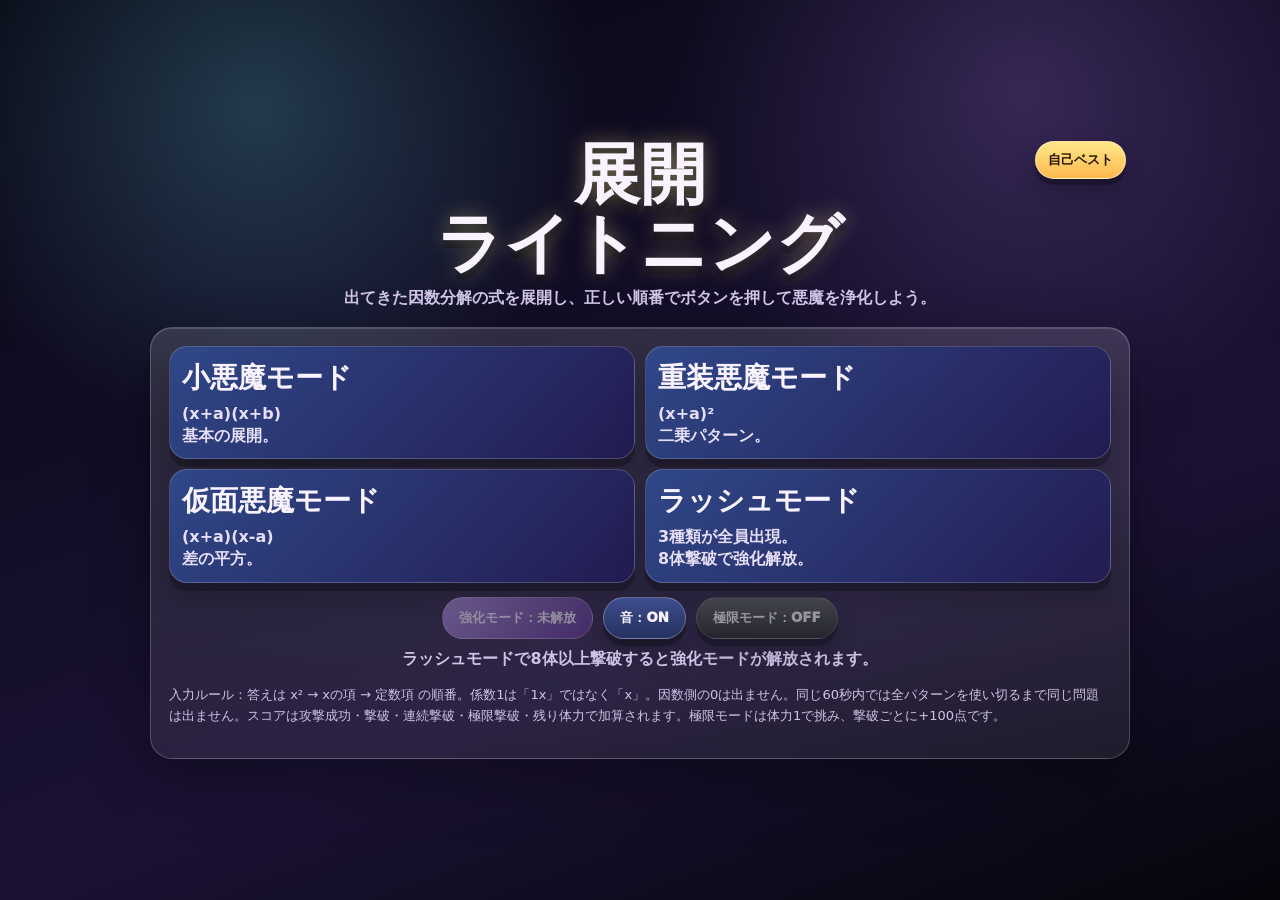
<file: games/tenkai-lightning/index.html>
<!doctype html>
<html lang="ja">
<head>
<meta charset="utf-8">
<meta name="viewport" content="width=device-width, initial-scale=1">
<title>展開ライトニング</title>
<style>
:root{
  --bg1:#070713; --bg2:#1b1234; --panel:rgba(255,255,255,.10);
  --text:#f8f3ff; --muted:#cfc3e6; --holy:#ffe989; --danger:#ff5577;
  --good:#87ffb6; --btn:#252b55; --btn2:#394781; --purple:#b784ff;
}
*{box-sizing:border-box}
html,body{min-height:100%;margin:0}
button,.key,.modeBtn,.pillBtn{touch-action:manipulation}
body{
  font-family:system-ui,-apple-system,BlinkMacSystemFont,"Segoe UI","Noto Sans JP",sans-serif;
  color:var(--text);
  background:
    radial-gradient(circle at 20% 12%, rgba(116,231,255,.22), transparent 26%),
    radial-gradient(circle at 80% 10%, rgba(183,132,255,.22), transparent 27%),
    linear-gradient(160deg,var(--bg1),var(--bg2) 65%,#05050b);
}
button{font-family:inherit;color:var(--text);border:0;cursor:pointer;user-select:none;-webkit-tap-highlight-color:transparent}
button:disabled{cursor:not-allowed;opacity:.5;filter:grayscale(.4);box-shadow:none!important;transform:none!important}
.app{min-height:100vh;display:flex;align-items:center;justify-content:center;padding:12px}
.screen{width:min(980px,100%);display:none;animation:fadeIn .22s ease both}
.screen.active{display:block}
@keyframes fadeIn{from{opacity:0;transform:translateY(8px)}to{opacity:1;transform:translateY(0)}}
.title{
  text-align:center;margin:0 0 8px;font-size:clamp(31px,7vw,66px);line-height:1.04;font-weight:1000;
  text-shadow:0 0 20px rgba(255,233,137,.42),0 8px 0 rgba(0,0,0,.28);
}
.subtitle{text-align:center;color:var(--muted);font-weight:800;line-height:1.55;margin:0 auto 16px;max-width:760px}
.card{
  background:linear-gradient(180deg,rgba(255,255,255,.13),rgba(255,255,255,.07));
  border:1px solid rgba(255,255,255,.20);border-radius:22px;padding:18px;
  box-shadow:0 22px 60px rgba(0,0,0,.32),inset 0 1px 0 rgba(255,255,255,.15);
}
.modeGrid{display:grid;grid-template-columns:repeat(2,minmax(0,1fr));gap:10px}
.modeBtn{
  min-height:104px;border-radius:18px;padding:12px;text-align:left;
  background:linear-gradient(135deg,rgba(48,73,140,.95),rgba(34,27,82,.95));
  border:1px solid rgba(255,255,255,.18);
  box-shadow:0 8px 0 rgba(0,0,0,.25),0 16px 30px rgba(0,0,0,.20);
}
.modeBtn:active,.pillBtn:active,.key:active{transform:translateY(4px);box-shadow:0 4px 0 rgba(0,0,0,.25)}
.strongOn .modeBtn{background:linear-gradient(135deg,rgba(118,40,184,.96),rgba(63,22,116,.96))}
.modeName{display:block;font-size:clamp(16px,4vw,28px);font-weight:1000;margin-bottom:6px}
.modeDesc{color:#e7def7;line-height:1.35;font-weight:750;font-size:clamp(12px,3vw,16px)}
.menuActions{display:flex;flex-wrap:wrap;justify-content:center;gap:10px;margin-top:14px}
.pillBtn{
  border-radius:999px;padding:11px 16px;background:linear-gradient(180deg,#3d4d8e,#26315f);
  border:1px solid rgba(255,255,255,.28);font-weight:1000;
  box-shadow:0 7px 0 rgba(0,0,0,.28),0 14px 26px rgba(0,0,0,.22);
}
.pillBtn.primary{background:linear-gradient(135deg,#ffe989,#ffb84f);color:#261300}
.pillBtn.strong{background:linear-gradient(135deg,#b784ff,#6a28b8)}
.pillBtn.danger{background:linear-gradient(180deg,#ff6f8e,#b92f55);color:white}
.pillBtn.limit{
  background:linear-gradient(180deg,#3a101a,#16060b);
  color:#ffd2dc;
  border-color:rgba(255,85,119,.55);
}
.pillBtn.limit.on{
  background:linear-gradient(180deg,#ff5577,#5c0719);
  color:white;
  box-shadow:0 7px 0 rgba(0,0,0,.35),0 0 22px rgba(255,85,119,.38);
}
.pillBtn.off{
  background:linear-gradient(180deg,#555963,#2a2d36);
  color:#c7c9d1;
  border-color:rgba(255,255,255,.14);
  filter:saturate(.65) brightness(.82);
}
.pillBtn.off:not(:disabled){
  opacity:.88;
}

.limitOn .modeBtn{
  box-shadow:0 8px 0 rgba(0,0,0,.25),0 0 24px rgba(255,85,119,.22);
  border-color:rgba(255,85,119,.35);
}

.unlockNote{color:var(--muted);font-weight:800;text-align:center;margin-top:10px;min-height:1.4em}

.small{color:var(--muted);font-size:13px;line-height:1.65}

.menuScreen{position:relative}
.cornerBtn{
  position:absolute;right:4px;top:0;z-index:4;
  border-radius:999px;padding:9px 12px;
  background:linear-gradient(180deg,#ffe989,#ffb84f);
  color:#261300;font-weight:1000;
  border:1px solid rgba(255,255,255,.45);
  box-shadow:0 6px 0 rgba(0,0,0,.24),0 12px 22px rgba(0,0,0,.22);
}
.cornerBtn:active{transform:translateY(3px);box-shadow:0 3px 0 rgba(0,0,0,.24),0 7px 14px rgba(0,0,0,.18)}

.bestModal{
  position:fixed;inset:0;z-index:100;
  display:grid;place-items:center;
  padding:16px;
  background:rgba(0,0,0,.62);
  backdrop-filter:blur(3px);
}
.bestModal[hidden]{display:none}
.bestModalCard{
  width:min(720px,100%);
  max-height:min(86vh,760px);
  overflow:auto;
  border-radius:22px;
  background:linear-gradient(180deg,rgba(36,30,72,.98),rgba(13,12,28,.98));
  border:1px solid rgba(255,255,255,.22);
  box-shadow:0 24px 70px rgba(0,0,0,.46),inset 0 1px 0 rgba(255,255,255,.14);
  padding:16px;
}
.bestModalHeader{
  display:flex;align-items:flex-start;justify-content:space-between;gap:12px;
  margin-bottom:12px;
}
.bestModalTitle{
  font-size:clamp(24px,6vw,38px);
  font-weight:1000;
  color:#fff2b8;
  text-shadow:0 0 18px rgba(255,233,137,.32);
}
.bestUnlockStatus{
  color:var(--muted);
  font-weight:900;
  margin-top:2px;
}
.bestClose{
  width:42px;height:42px;border-radius:50%;
  background:linear-gradient(180deg,#ff6f8e,#b92f55);
  color:white;font-size:26px;font-weight:1000;
  box-shadow:0 6px 0 rgba(0,0,0,.26);
}
.bestModalBody{
  display:grid;
  gap:10px;
}
.bestSection{
  background:rgba(255,255,255,.08);
  border:1px solid rgba(255,255,255,.14);
  border-radius:16px;
  padding:12px;
}
.bestSectionTitle{
  color:#ffe989;
  font-weight:1000;
  margin-bottom:8px;
}
.bestRows{
  display:grid;
  grid-template-columns:repeat(2,minmax(0,1fr));
  gap:8px;
}
.bestRow{
  padding:9px 10px;
  border-radius:13px;
  background:rgba(0,0,0,.22);
  border:1px solid rgba(255,255,255,.10);
  font-weight:900;
  line-height:1.35;
}
.bestRow small{
  display:block;
  color:var(--muted);
  font-weight:800;
}
@media (max-width:520px){
  .cornerBtn{right:0;top:-2px;padding:8px 10px;font-size:13px}
  .bestRows{grid-template-columns:repeat(2,minmax(0,1fr));gap:6px}
  .bestRow{padding:8px 7px;font-size:12px}
  .bestRow small{font-size:11px}
}


.gameShell{display:grid;gap:10px}
.topBar{display:grid;grid-template-columns:1fr auto auto;gap:8px;align-items:center}
.stat{
  background:rgba(255,255,255,.10);border:1px solid rgba(255,255,255,.15);
  border-radius:14px;padding:9px 11px;font-weight:1000;text-align:center;min-width:78px;
}
.timeWrap{position:relative;height:28px;border-radius:999px;background:rgba(0,0,0,.28);overflow:hidden;border:1px solid rgba(255,255,255,.16)}
.timeFill{height:100%;width:100%;background:linear-gradient(90deg,#87ffb6,#ffe989,#ff5577)}
.timeLabel{
  position:absolute;inset:0;display:grid;place-items:center;color:#160f1d;font-weight:1000;
  text-shadow:0 1px rgba(255,255,255,.35);
}
.timeLabel.timeWarn{animation:timeWarnPop .86s cubic-bezier(.16,1.35,.35,1) both}
.timeLabel.timeDanger{animation:timeDangerPop .92s cubic-bezier(.16,1.35,.35,1) both}
@keyframes timeWarnPop{0%{transform:scale(1)}18%{transform:scale(2.35);color:#4a2500;text-shadow:0 0 18px rgba(255,233,137,.95)}60%{transform:scale(1.55)}100%{transform:scale(1)}}
@keyframes timeDangerPop{0%{transform:scale(1)}16%{transform:scale(2.7);color:#5a000c;text-shadow:0 0 24px rgba(255,85,119,.95)}58%{transform:scale(1.75)}100%{transform:scale(1)}}

.battle{
  min-height:260px;position:relative;overflow:hidden;border-radius:22px;
  background:
    radial-gradient(circle at 50% 92%,rgba(255,233,137,.18),transparent 28%),
    radial-gradient(circle at 74% 36%,rgba(255,85,119,.16),transparent 24%),
    linear-gradient(180deg,rgba(255,255,255,.10),rgba(255,255,255,.04));
  border:1px solid rgba(255,255,255,.18);
}
.battle::before{
  content:"";position:absolute;inset:0;background-image:
    linear-gradient(rgba(255,255,255,.05) 1px,transparent 1px),
    linear-gradient(90deg,rgba(255,255,255,.04) 1px,transparent 1px);
  background-size:46px 46px;mask-image:linear-gradient(to bottom,rgba(0,0,0,.8),transparent 90%);pointer-events:none;
}
.countdownOverlay{
  position:absolute;inset:0;z-index:30;display:grid;place-items:center;
  font-size:clamp(74px,20vw,140px);font-weight:1000;color:#fff9c9;
  text-shadow:0 0 18px rgba(255,233,137,.95),0 0 42px rgba(255,233,137,.65),0 12px 0 rgba(0,0,0,.35);
  background:radial-gradient(circle,rgba(255,233,137,.16),rgba(0,0,0,.36) 62%,rgba(0,0,0,.54));
  backdrop-filter:blur(1px);animation:countPop .34s ease both;
}
.countdownOverlay[hidden]{display:none}
.countdownOverlay.pop{animation:countPop .34s ease both}
@keyframes countPop{0%{opacity:0;transform:scale(.72)}45%{opacity:1;transform:scale(1.10)}100%{opacity:1;transform:scale(1)}}
.battle.damaged{animation:damageFlash .32s ease both}
@keyframes damageFlash{0%{box-shadow:inset 0 0 0 rgba(255,85,119,0)}35%{box-shadow:inset 0 0 70px rgba(255,85,119,.55)}100%{box-shadow:inset 0 0 0 rgba(255,85,119,0)}}

.problemPanel{position:relative;z-index:2;text-align:center;padding:9px 10px 0}
.modeLabel{color:var(--muted);font-weight:1000}
.problem{font-size:clamp(27px,6.4vw,52px);font-weight:1000;line-height:1.12;text-shadow:0 8px 24px rgba(0,0,0,.35)}
.answerBox{
  margin:6px auto 0;width:min(700px,94%);min-height:42px;border-radius:16px;
  background:rgba(0,0,0,.32);border:1px solid rgba(255,255,255,.18);
  display:flex;align-items:center;justify-content:center;padding:8px 12px;
  font-size:clamp(22px,5.8vw,38px);font-weight:1000;white-space:nowrap;overflow:hidden;
}
.answerBox.wrong{box-shadow:0 0 0 3px rgba(255,85,119,.22),inset 0 0 30px rgba(255,85,119,.10)}
.hintLine{display:none}
.heroHpBadge{
  position:absolute;right:8px;bottom:8px;z-index:5;min-width:96px;text-align:center;
  padding:6px 8px;border-radius:12px;background:linear-gradient(180deg,rgba(255,255,255,.18),rgba(0,0,0,.38));
  border:1px solid rgba(255,255,255,.26);box-shadow:0 8px 18px rgba(0,0,0,.28),inset 0 1px 0 rgba(255,255,255,.16);
  font-weight:1000;color:#fff4cf;text-shadow:0 2px 4px rgba(0,0,0,.45);font-size:13px;
}
.heroHpBadge span{display:inline-block;min-width:1.2em;color:#87ffb6;font-size:1.2em}
.heroHpBadge.debugReady{
  background:linear-gradient(180deg,rgba(255,233,137,.34),rgba(129,82,0,.54));
  border-color:rgba(255,233,137,.72);color:#fff6bd;box-shadow:0 0 18px rgba(255,233,137,.45),0 8px 18px rgba(0,0,0,.28);
}
.heroHpBadge.debugReady::after{content:" 答え";color:#ffe989;font-weight:1000}

.stage{position:relative;z-index:1;height:135px;background:radial-gradient(ellipse at 50% 88%,rgba(255,255,255,.13),transparent 38%)}
.hero{display:none}
.enemyWrap{position:absolute;left:50%;transform:translateX(-50%);bottom:0;width:142px;height:132px;display:grid;place-items:center}
.hp{
  position:absolute;right:0;top:0;left:0;margin:auto;width:138px;height:14px;border-radius:999px;
  background:rgba(0,0,0,.40);border:1px solid rgba(255,255,255,.18);overflow:hidden;z-index:5;
}
.hpFill{height:100%;width:100%;background:linear-gradient(90deg,#87ffb6,#44d676);transition:width .16s ease}
.enemy{width:112px;height:112px;position:relative;z-index:2;transform-origin:center bottom;transition:filter .1s ease;animation:float 2.4s ease-in-out infinite}
.enemySvg{width:100%;height:100%;display:block;overflow:visible;filter:drop-shadow(0 10px 12px rgba(0,0,0,.28))}
.enemy.strong::before{
  content:"";position:absolute;inset:-10px;border-radius:50%;border:3px solid rgba(183,132,255,.40);
  box-shadow:0 0 22px rgba(183,132,255,.55);animation:aura 1s linear infinite;z-index:-1;pointer-events:none;
}
@keyframes aura{from{transform:rotate(0) scale(.95)}to{transform:rotate(360deg) scale(1.05)}}
@keyframes float{0%,100%{transform:translateY(0)}50%{transform:translateY(-7px)}}
.enemy.hit{animation:hit .22s ease both;filter:brightness(1.8) drop-shadow(0 0 18px rgba(255,233,137,.75))}
@keyframes hit{0%{transform:translateX(0) scale(1)}35%{transform:translateX(9px) scale(.96)}70%{transform:translateX(-7px) scale(1.05)}100%{transform:translateX(0) scale(1)}}
.enemy.defeat{animation:purify .30s ease-out both}
@keyframes purify{0%{opacity:1;transform:scale(1) rotate(0)}45%{filter:brightness(2.5) drop-shadow(0 0 30px rgba(255,255,255,.95));transform:scale(1.22) rotate(6deg)}100%{opacity:0;transform:scale(.25) rotate(20deg) translateY(-42px)}}
.enemy.attack{animation:enemyAttack .42s cubic-bezier(.2,1.4,.25,1) both;filter:brightness(1.65) drop-shadow(0 0 24px rgba(255,85,119,.9))}
.enemy.attack .enemySvg{filter:drop-shadow(0 18px 18px rgba(0,0,0,.35)) saturate(1.35)}
@keyframes enemyAttack{0%{transform:translateY(0) scale(1)}28%{transform:translateY(-14px) scale(1.24)}62%{transform:translateY(24px) scale(1.48)}100%{transform:translateY(0) scale(1)}}
.beam{
  position:absolute;left:50%;bottom:48px;width:170px;height:170px;border-radius:50%;
  transform:translateX(-50%) scale(.4);
  background:radial-gradient(circle,rgba(255,255,255,.95),rgba(255,233,137,.55) 28%,rgba(255,233,137,.12) 58%,transparent 72%);
  box-shadow:0 0 34px rgba(255,233,137,.85);opacity:0;pointer-events:none;
}
.beam.fire{animation:beam .22s ease both}
@keyframes beam{0%{opacity:0;transform:translateX(-50%) scale(.35)}35%{opacity:1;transform:translateX(-50%) scale(.85)}100%{opacity:0;transform:translateX(-50%) scale(1.08)}}
.spark{position:absolute;width:10px;height:10px;border-radius:50%;background:#fff;box-shadow:0 0 16px #ffe989;pointer-events:none;animation:spark .45s ease-out both}
@keyframes spark{to{opacity:0;transform:translate(var(--dx),var(--dy)) scale(.2)}}

.keypad{
  display:grid;grid-template-columns:repeat(4,1fr);grid-template-rows:repeat(4,clamp(52px,14.4vw,66px));
  grid-template-areas:"x2 n7 n8 n9" "x2 n4 n5 n6" "x n1 n2 n3" "x plus minus n0";
  gap:8px;width:min(440px,calc(100vw - 20px));margin:0 auto;align-items:stretch;
}
.key{
  min-height:0;width:100%;height:100%;border-radius:16px;background:linear-gradient(180deg,var(--btn2),var(--btn));
  border:1px solid rgba(255,255,255,.17);box-shadow:0 8px 0 rgba(0,0,0,.25),0 13px 18px rgba(0,0,0,.17);
  font-size:clamp(20px,5vw,34px);font-weight:1000;transition:transform .06s ease,filter .12s ease;
}
.key.op{background:linear-gradient(180deg,#4b3e8f,#2e285e)}
.key.tall{font-size:clamp(26px,7vw,42px)}
.key.spacer{visibility:hidden;pointer-events:none;box-shadow:none}
.area-x2{grid-area:x2}.area-x{grid-area:x}.area-plus{grid-area:plus}.area-minus{grid-area:minus}.area-1{grid-area:n1}.area-2{grid-area:n2}.area-3{grid-area:n3}.area-4{grid-area:n4}.area-5{grid-area:n5}.area-6{grid-area:n6}.area-7{grid-area:n7}.area-8{grid-area:n8}.area-9{grid-area:n9}.area-0{grid-area:n0}

.resultTitle{text-align:center;font-size:clamp(32px,7vw,60px);margin:0 0 10px;text-shadow:0 8px 0 rgba(0,0,0,.28)}
.resultGrid{display:grid;grid-template-columns:repeat(2,minmax(0,1fr));gap:8px;margin:12px 0}
.resultItem{background:rgba(255,255,255,.10);border:1px solid rgba(255,255,255,.15);border-radius:14px;padding:9px 10px;text-align:center}
.resultItem .label{color:var(--muted);font-weight:800;font-size:13px}
.resultItem .value{display:block;margin-top:2px;font-size:clamp(22px,5vw,34px);font-weight:1000}
.bestResult{
  margin:8px 0 10px;padding:11px 12px;border-radius:16px;
  background:linear-gradient(180deg,rgba(255,233,137,.20),rgba(255,255,255,.07));
  border:1px solid rgba(255,233,137,.32);color:#fff3b0;text-align:center;font-weight:1000;line-height:1.5;
}
.breakdown{color:#efe9ff;line-height:1.55;font-weight:750;background:rgba(0,0,0,.22);border-radius:14px;padding:10px 12px;font-size:14px}
.toast{
  position:fixed;left:50%;top:18px;transform:translateX(-50%) translateY(-18px);opacity:0;
  background:linear-gradient(135deg,#ffe989,#ffb84f);color:#241300;border-radius:999px;padding:12px 18px;
  box-shadow:0 14px 34px rgba(0,0,0,.32);font-weight:1000;z-index:50;pointer-events:none;
}
.toast.show{animation:toast .9s ease both}
@keyframes toast{0%{opacity:0;transform:translateX(-50%) translateY(-18px) scale(.92)}18%,75%{opacity:1;transform:translateX(-50%) translateY(0) scale(1)}100%{opacity:0;transform:translateX(-50%) translateY(-8px) scale(.98)}}

@media (max-width:720px){
  .app{padding:9px}.card{padding:13px}.modeGrid{grid-template-columns:repeat(2,minmax(0,1fr));gap:9px}
  .modeBtn{min-height:96px;padding:11px}.modeName{font-size:clamp(15px,4vw,22px)}.modeDesc{font-size:12px}
  .topBar{grid-template-columns:1fr 1fr}.topBar .timeWrap{grid-column:1/-1;order:3}
}
</style>
</head>
<body>
<div class="app">
  <main id="menuScreen" class="screen active menuScreen">
    <button id="bestOpen" class="cornerBtn">自己ベスト</button>
    <h1 class="title">展開<br>ライトニング</h1>
    <p class="subtitle">出てきた因数分解の式を展開し、正しい順番でボタンを押して悪魔を浄化しよう。</p>
    <section id="menuCard" class="card">
      <div class="modeGrid">
        <button class="modeBtn" data-mode="basic"><span class="modeName">小悪魔モード</span><span class="modeDesc">(x+a)(x+b)<br>基本の展開。</span></button>
        <button class="modeBtn" data-mode="square"><span class="modeName">重装悪魔モード</span><span class="modeDesc">(x+a)²<br>二乗パターン。</span></button>
        <button class="modeBtn" data-mode="diff"><span class="modeName">仮面悪魔モード</span><span class="modeDesc">(x+a)(x-a)<br>差の平方。</span></button>
        <button class="modeBtn" data-mode="rush"><span class="modeName">ラッシュモード</span><span class="modeDesc">3種類が全員出現。<br>8体撃破で強化解放。</span></button>
      </div>
      <div class="menuActions">
        <button id="strongToggle" class="pillBtn strong">強化モード：未解放</button>
        <button id="soundToggle" class="pillBtn">音：ON</button>
        <button id="limitToggle" class="pillBtn limit">極限モード：OFF</button>
      </div>
      <div id="unlockNote" class="unlockNote"></div>
      <p class="small">入力ルール：答えは x² → xの項 → 定数項 の順番。係数1は「1x」ではなく「x」。因数側の0は出ません。同じ60秒内では全パターンを使い切るまで同じ問題は出ません。スコアは攻撃成功・撃破・連続撃破・極限撃破・残り体力で加算されます。極限モードは体力1で挑み、撃破ごとに+100点です。</p>
    </section>
  </main>

  <main id="gameScreen" class="screen">
    <section class="gameShell">
      <div class="topBar">
        <div class="timeWrap"><div id="timeFill" class="timeFill"></div><div id="timeLabel" class="timeLabel">60.0</div></div>
        <div class="stat">撃破 <span id="killCount">0</span></div>
        <div class="stat">得点 <span id="scoreNow">0</span></div>
      </div>
      <section class="battle">
        <div id="countdownOverlay" class="countdownOverlay" hidden>3</div>
        <div class="problemPanel">
          <div id="modeLabel" class="modeLabel"></div>
          <div id="problem" class="problem"></div>
          <div id="answerBox" class="answerBox">?</div>
          <div id="hintLine" class="hintLine"></div>
        </div>
        <div id="heroHpBadge" class="heroHpBadge">自分の体力 <span id="heroHp">5</span></div>
        <div class="stage">
          <div class="hero"><div class="heroCore"></div></div>
          <div id="beam" class="beam"></div>
          <div class="enemyWrap">
            <div class="hp"><div id="hpFill" class="hpFill"></div></div>
            <div id="enemy" class="enemy basic"></div>
          </div>
        </div>
      </section>
      <section class="keypad" id="keypad"></section>
      <div class="menuActions"><button id="giveUp" class="pillBtn danger">終了して結果へ</button></div>
    </section>
  </main>

  <main id="resultScreen" class="screen">
    <section class="card">
      <h2 class="resultTitle">リザルト</h2>
      <div class="resultGrid">
        <div class="resultItem"><span class="label">撃破数</span><span id="resultKills" class="value">0</span></div>
        <div class="resultItem"><span class="label">総合スコア</span><span id="resultScore" class="value">0</span></div>
        <div class="resultItem"><span class="label">ミス入力</span><span id="resultMiss" class="value">0</span></div>
        <div class="resultItem"><span class="label">最大コンボ</span><span id="resultCombo" class="value">0</span></div>
      </div>
      <div id="bestResult" class="bestResult"></div>
      <div id="breakdown" class="breakdown"></div>
      <div class="menuActions">
        <button id="retry" class="pillBtn primary">もう一度</button>
        <button id="backMenu" class="pillBtn">モード選択へ</button>
      </div>
    </section>
  </main>
</div>

<div id="bestModal" class="bestModal" hidden>
  <div class="bestModalCard">
    <div class="bestModalHeader">
      <div>
        <div class="bestModalTitle">自己ベスト</div>
        <div id="bestUnlockStatus" class="bestUnlockStatus">強化モード：確認中</div>
      </div>
      <button id="bestClose" class="bestClose">×</button>
    </div>
    <div id="bestModalBody" class="bestModalBody"></div>
  </div>
</div>

<div id="toast" class="toast"></div>

<script>
(() => {
  "use strict";

  const STORAGE_KEY = "factor-demon-strong-unlocked-v1";
  const BEST_KEY = "factor-demon-best-records-v1";

  const screens = {
    menu: document.getElementById("menuScreen"),
    game: document.getElementById("gameScreen"),
    result: document.getElementById("resultScreen")
  };

  const els = {
    menuCard: document.getElementById("menuCard"),
    countdownOverlay: document.getElementById("countdownOverlay"),
    strongToggle: document.getElementById("strongToggle"),
    soundToggle: document.getElementById("soundToggle"),
    limitToggle: document.getElementById("limitToggle"),
    unlockNote: document.getElementById("unlockNote"),
    bestOpen: document.getElementById("bestOpen"),
    bestModal: document.getElementById("bestModal"),
    bestClose: document.getElementById("bestClose"),
    bestModalBody: document.getElementById("bestModalBody"),
    bestUnlockStatus: document.getElementById("bestUnlockStatus"),
    timeFill: document.getElementById("timeFill"),
    timeLabel: document.getElementById("timeLabel"),
    heroHpBadge: document.getElementById("heroHpBadge"),
    heroHp: document.getElementById("heroHp"),
    killCount: document.getElementById("killCount"),
    scoreNow: document.getElementById("scoreNow"),
    modeLabel: document.getElementById("modeLabel"),
    problem: document.getElementById("problem"),
    answerBox: document.getElementById("answerBox"),
    hintLine: document.getElementById("hintLine"),
    enemy: document.getElementById("enemy"),
    hpFill: document.getElementById("hpFill"),
    beam: document.getElementById("beam"),
    keypad: document.getElementById("keypad"),
    giveUp: document.getElementById("giveUp"),
    resultKills: document.getElementById("resultKills"),
    resultScore: document.getElementById("resultScore"),
    resultMiss: document.getElementById("resultMiss"),
    resultCombo: document.getElementById("resultCombo"),
    bestResult: document.getElementById("bestResult"),
    breakdown: document.getElementById("breakdown"),
    retry: document.getElementById("retry"),
    backMenu: document.getElementById("backMenu"),
    toast: document.getElementById("toast")
  };

  const state = {
    screen: "menu",
    mode: "rush",
    strongUnlocked: localStorage.getItem(STORAGE_KEY) === "true",
    strong: false,
    limitMode: false,
    activeModeInfo: null,
    sound: true,
    soundToggleCount: 0,
    bgmTimer: null,
    bgmStep: 0,
    bgmPlaying: false,
    running: false,
    ending: false,
    debugAnswerUnlocked: false,
    hpPressTimer: null,
    startAt: 0,
    durationMs: 60000,
    raf: null,
    countdownToken: 0,
    current: null,
    input: [],
    problemDeck: [],
    deckCycle: 1,
    heroHp: 5,
    endReason: "",
    warned30: false,
    warned10: false,
    kills: 0,
    score: 0,
    miss: 0,
    combo: 0,
    maxCombo: 0,
    defeatedScore: 0,
    comboScore: 0,
    tokenScore: 0,
    extremeBonus: 0,
    healthBonus: 0,
    lastMode: "rush"
  };

  const modeNames = {
    basic: "小悪魔",
    square: "重装悪魔",
    diff: "仮面悪魔",
    rush: "ラッシュ"
  };

  function bestModeKey(mode = state.mode, strong = state.strong){
    return `${strong ? "strong" : "normal"}:${mode}`;
  }
  function modeBestLabel(mode, strong){
    return `${strong ? "強化" : "通常"} / ${modeNames[mode]}モード`;
  }
  function loadBestRecords(){
    try{return JSON.parse(localStorage.getItem(BEST_KEY) || "{}") || {};}catch(e){return {};}
  }
  function saveBestRecords(records){
    localStorage.setItem(BEST_KEY, JSON.stringify(records));
  }
  function isBetterRecord(newRecord, oldRecord){
    if(!oldRecord) return true;
    if(newRecord.kills !== oldRecord.kills) return newRecord.kills > oldRecord.kills;
    return newRecord.score > oldRecord.score;
  }
  function getBestRecord(mode = state.mode, strong = state.strong){
    return loadBestRecords()[bestModeKey(mode, strong)] || null;
  }
  function updateBestRecord(){
    const records = loadBestRecords();
    const key = bestModeKey();
    const oldRecord = records[key] || null;
    const newRecord = {
      mode: state.mode,
      strong: state.strong,
      kills: state.kills,
      score: state.score,
      miss: state.miss,
      combo: state.maxCombo,
      savedAt: new Date().toISOString()
    };
    const updated = isBetterRecord(newRecord, oldRecord);
    if(updated){
      records[key] = newRecord;
      saveBestRecords(records);
    }
    return {updated, oldRecord, bestRecord: records[key] || newRecord};
  }
  function recordText(record){
    if(!record) return "記録なし";
    return `${record.kills}体 / ${record.score}点`;
  }
  function renderBestModal(){
    const modes = ["basic", "square", "diff", "rush"];
    const makeSection = (strong) => {
      const rows = modes.map(m => {
        const rec = getBestRecord(m, strong);
        const detail = rec
          ? `${rec.kills}体 / ${rec.score}点<br><small>ミス:${rec.miss}　最大コンボ:${rec.combo}</small>`
          : `記録なし<br><small>まだ遊んでいません</small>`;
        return `<div class="bestRow"><strong>${modeNames[m]}</strong><br>${detail}</div>`;
      }).join("");
      return `
        <div class="bestSection">
          <div class="bestSectionTitle">${strong ? "強化モード" : "通常モード"}</div>
          <div class="bestRows">${rows}</div>
        </div>
      `;
    };

    els.bestUnlockStatus.textContent = `強化モード：${state.strongUnlocked ? "解放済み" : "未解放"}`;
    els.bestModalBody.innerHTML = makeSection(false) + makeSection(true);
  }

  function openBestModal(){
    renderBestModal();
    els.bestModal.hidden = false;
  }

  function closeBestModal(){
    els.bestModal.hidden = true;
  }

  const keys = [
    {label:"x²", className:"op tall area-x2"},
    {label:"1", className:"area-1"},
    {label:"2", className:"area-2"},
    {label:"3", className:"area-3"},
    {label:"4", className:"area-4"},
    {label:"5", className:"area-5"},
    {label:"6", className:"area-6"},
    {label:"x", className:"op tall area-x"},
    {label:"7", className:"area-7"},
    {label:"8", className:"area-8"},
    {label:"9", className:"area-9"},
    {label:"+", className:"op area-plus"},
    {label:"-", className:"op area-minus"},
    {label:"0", className:"area-0"}
  ];

  function showScreen(name){
    Object.values(screens).forEach(s => s.classList.remove("active"));
    screens[name].classList.add("active");
    state.screen = name;
  }
  function randInt(min,max){return Math.floor(Math.random()*(max-min+1))+min;}
  function nonZeroRand(min,max){let n=0;while(n===0)n=randInt(min,max);return n;}
  function signNum(n){return n>0 ? "+"+n : String(n);}
  function factorLinear(coef, constant){
    const xPart = coef === 1 ? "x" : coef + "x";
    return "(" + xPart + signNum(constant) + ")";
  }
  function sameFactor(base){return base + "²";}

  function formatFactorText(p){
    if(p.customText) return p.customText;
    if(p.kind === "basic") return factorLinear(1, p.a) + factorLinear(1, p.b);
    if(p.kind === "square") return sameFactor(factorLinear(p.coef || 1, p.a));
    if(p.kind === "diff"){
      const c = p.coef || 1;
      return factorLinear(c, p.a) + factorLinear(c, -p.a);
    }
    return "";
  }

  function appendTerm(tokens, coeff, variable, isFirst){
    if(coeff === 0) return;
    if(isFirst){ if(coeff < 0) tokens.push("-"); }
    else tokens.push(coeff > 0 ? "+" : "-");
    const abs = Math.abs(coeff);
    if(variable === "x²"){
      if(abs !== 1) tokens.push(...String(abs).split(""));
      tokens.push("x²");
    }else if(variable === "x"){
      if(abs !== 1) tokens.push(...String(abs).split(""));
      tokens.push("x");
    }else{
      tokens.push(...String(abs).split(""));
    }
  }

  function expressionTokens(A,B,C){
    const tokens = [];
    appendTerm(tokens, A, "x²", tokens.length === 0);
    appendTerm(tokens, B, "x", tokens.length === 0);
    appendTerm(tokens, C, "", tokens.length === 0);
    if(tokens.length === 0) tokens.push("0");
    return tokens;
  }

  function shuffleArray(arr){
    for(let i=arr.length-1;i>0;i--){
      const j=Math.floor(Math.random()*(i+1));
      [arr[i],arr[j]]=[arr[j],arr[i]];
    }
    return arr;
  }

  function buildProblemSpec(kind, a, b, coef){
    let A,B,C;
    if(!state.strong){
      if(kind === "basic"){
        A=1; B=a+b; C=a*b; return {kind,a,b,A,B,C};
      }
      if(kind === "square"){
        A=1; B=2*a; C=a*a; return {kind,a,coef:1,A,B,C};
      }
      A=1; B=0; C=-a*a; return {kind,a,coef:1,A,B,C};
    }

    // 強化：左右のx係数は同じ。係数2〜4、x項は60以下。
    coef = coef || 2;
    if(kind === "basic"){
      A=coef*coef; B=coef*(a+b); C=a*b;
      return {kind,a,b,coef,A,B,C,customText:factorLinear(coef,a)+factorLinear(coef,b)};
    }
    if(kind === "square"){
      A=coef*coef; B=2*coef*a; C=a*a;
      return {kind,a,coef,A,B,C};
    }
    A=coef*coef; B=0; C=-a*a;
    return {kind,a,coef,A,B,C};
  }

  function isAllowedProblemSpec(spec){
    if(state.strong && Math.abs(spec.B) > 60) return false;
    return true;
  }

  function buildKindDeck(kind){
    const deck = [];
    const coeffs = state.strong ? [2,3,4] : [1];
    if(kind === "basic"){
      for(const coef of coeffs){
        for(let a=-9;a<=9;a++){
          if(a===0) continue;
          for(let b=-9;b<=9;b++){
            if(b===0) continue;
            if(a===b || a===-b) continue;
            if(a>b) continue;
            const spec = buildProblemSpec(kind,a,b,coef);
            if(isAllowedProblemSpec(spec)) deck.push(spec);
          }
        }
      }
      return deck;
    }
    if(kind === "square"){
      for(const coef of coeffs){
        for(let a=-9;a<=9;a++){
          if(a===0) continue;
          const spec = buildProblemSpec(kind,a,null,coef);
          if(isAllowedProblemSpec(spec)) deck.push(spec);
        }
      }
      return deck;
    }
    if(kind === "diff"){
      for(const coef of coeffs){
        for(let a=1;a<=9;a++){
          const spec = buildProblemSpec(kind,a,null,coef);
          if(isAllowedProblemSpec(spec)) deck.push(spec);
        }
      }
    }
    return deck;
  }

  function buildProblemDeck(){
    const kinds = state.mode === "rush" ? ["basic","square","diff"] : [state.mode];
    let deck = [];
    for(const kind of kinds) deck = deck.concat(buildKindDeck(kind));
    return shuffleArray(deck);
  }

  function makeProblem(p){
    return {...p, factorText: formatFactorText(p), answerTokens: expressionTokens(p.A,p.B,p.C)};
  }

  function generateProblem(){
    if(!state.problemDeck || state.problemDeck.length === 0){
      state.problemDeck = buildProblemDeck();
      state.deckCycle++;
    }
    const spec = state.problemDeck.pop();
    return makeProblem(spec || buildProblemDeck().pop());
  }

  function enemySvg(kind, mood = "normal"){
    const grin = mood === "grin";
    if(kind === "square"){
      const mouth = grin
        ? `<path d="M42 79 Q60 96 78 79" fill="none" stroke="#dfffff" stroke-width="7" stroke-linecap="round"/>`
        : `<rect x="45" y="83" width="30" height="7" rx="4" fill="#9ee7ff"/>`;
      const eyes = grin
        ? `<path d="M35 57 Q43 50 51 57" fill="none" stroke="#8effff" stroke-width="6" stroke-linecap="round"/><path d="M69 57 Q77 50 85 57" fill="none" stroke="#8effff" stroke-width="6" stroke-linecap="round"/>`
        : `<circle cx="43" cy="58" r="8" fill="#8effff"/><circle cx="77" cy="58" r="8" fill="#8effff"/>`;
      return `<svg class="enemySvg" viewBox="0 0 120 120"><path d="M30 30 L21 6 L49 23 Z" fill="#dce8ff"/><path d="M90 30 L99 6 L71 23 Z" fill="#dce8ff"/><rect x="17" y="20" width="86" height="88" rx="18" fill="#243b92" stroke="#9ed8ff" stroke-width="5"/><rect x="31" y="40" width="58" height="43" rx="11" fill="#3e57b8" stroke="rgba(255,255,255,.25)" stroke-width="3"/>${eyes}${mouth}</svg>`;
    }
    if(kind === "diff"){
      const mouth = grin
        ? `<path d="M43 80 Q60 98 77 80" fill="none" stroke="#ff5577" stroke-width="7" stroke-linecap="round"/>`
        : `<path d="M45 83 Q60 72 75 83" fill="none" stroke="#ff5577" stroke-width="6" stroke-linecap="round"/>`;
      const eyes = grin
        ? `<path d="M34 58 Q42 51 50 58" fill="none" stroke="#ff5577" stroke-width="6" stroke-linecap="round"/><path d="M70 58 Q78 51 86 58" fill="none" stroke="#ff5577" stroke-width="6" stroke-linecap="round"/>`
        : `<ellipse cx="42" cy="58" rx="9" ry="6" fill="#ff5577"/><ellipse cx="78" cy="58" rx="9" ry="6" fill="#ff5577"/>`;
      return `<svg class="enemySvg" viewBox="0 0 120 120"><path d="M28 32 L16 7 L45 24 Z" fill="#270036"/><path d="M92 32 L104 7 L75 24 Z" fill="#f4f1ff"/><path d="M60 17 A47 47 0 1 0 60 111 Z" fill="#270036" stroke="rgba(255,255,255,.30)" stroke-width="4"/><path d="M60 17 A47 47 0 1 1 60 111 Z" fill="#f4f1ff" stroke="rgba(255,255,255,.30)" stroke-width="4"/><line x1="60" y1="20" x2="60" y2="108" stroke="rgba(0,0,0,.55)" stroke-width="4"/>${eyes}${mouth}</svg>`;
    }
    const mouth = grin
      ? `<path d="M40 78 Q60 99 80 78" fill="none" stroke="#09030a" stroke-width="8" stroke-linecap="round"/>`
      : `<path d="M45 82 Q60 94 75 82" fill="none" stroke="#09030a" stroke-width="7" stroke-linecap="round"/>`;
    const eyes = grin
      ? `<path d="M34 58 Q43 50 52 58" fill="none" stroke="#ffdf5b" stroke-width="7" stroke-linecap="round"/><path d="M68 58 Q77 50 86 58" fill="none" stroke="#ffdf5b" stroke-width="7" stroke-linecap="round"/>`
      : `<ellipse cx="43" cy="58" rx="10" ry="7" fill="#ffdf5b"/><ellipse cx="77" cy="58" rx="10" ry="7" fill="#ffdf5b"/>`;
    return `<svg class="enemySvg" viewBox="0 0 120 120"><path d="M28 31 L17 5 L44 24 Z" fill="#2a0a22"/><path d="M92 31 L103 5 L76 24 Z" fill="#2a0a22"/><path d="M18 45 C18 20 102 20 102 45 L102 78 C102 105 18 105 18 78 Z" fill="#6d1c39" stroke="rgba(255,255,255,.20)" stroke-width="4"/>${eyes}${mouth}</svg>`;
  }

  function setEnemyVisual(kind, mood = "normal"){
    const cleanKind = (kind === "square" || kind === "diff") ? kind : "basic";
    els.enemy.className = "enemy enemyKind-" + cleanKind + (state.strong ? " strong" : "");
    els.enemy.dataset.kind = cleanKind;
    els.enemy.replaceChildren();
    const holder = document.createElement("div");
    holder.innerHTML = enemySvg(cleanKind, mood).trim();
    els.enemy.appendChild(holder.firstElementChild);
  }

  function isCorrectPrefix(arr){
    if(!state.current) return true;
    if(arr.length > state.current.answerTokens.length) return false;
    for(let i=0;i<arr.length;i++) if(arr[i] !== state.current.answerTokens[i]) return false;
    return true;
  }
  function correctPrefixLength(){
    if(!state.current) return 0;
    let n=0; const len=Math.min(state.input.length,state.current.answerTokens.length);
    for(let i=0;i<len;i++){ if(state.input[i]===state.current.answerTokens[i]) n++; else break; }
    return n;
  }
  function renderInput(){
    els.answerBox.textContent = state.input.length ? state.input.join("") : "?";
    els.answerBox.classList.toggle("wrong", !isCorrectPrefix(state.input));
    const progress = state.current ? correctPrefixLength()/state.current.answerTokens.length : 0;
    els.hpFill.style.width = Math.round(Math.max(0,1-progress)*100) + "%";
  }

  function newProblem(){
    state.current = generateProblem();
    state.input = [];
    els.problem.textContent = state.current.factorText;
    const modeParts = [state.strong ? "強化" : "通常"];
    if(state.limitMode) modeParts.push("極限");
    els.modeLabel.textContent = `${modeParts.join("+")} / ${modeNames[state.mode]}モード`;
    setEnemyVisual(state.current.kind);
    els.hintLine.textContent = "";
    renderInput();
  }

  function damageEffect(){
    els.beam.classList.remove("fire"); void els.beam.offsetWidth; els.beam.classList.add("fire");
    els.enemy.classList.remove("hit"); void els.enemy.offsetWidth; els.enemy.classList.add("hit");
    spawnSparks(); playTone("hit");
  }
  function spawnSparks(){
    const stage = document.querySelector(".stage");
    const rect = stage.getBoundingClientRect();
    const baseX = rect.width*.50, baseY = rect.height*.48;
    for(let i=0;i<7;i++){
      const s=document.createElement("span");
      s.className="spark"; s.style.left=baseX+randInt(-20,20)+"px"; s.style.top=baseY+randInt(-24,24)+"px";
      s.style.setProperty("--dx",randInt(-45,45)+"px"); s.style.setProperty("--dy",randInt(-45,40)+"px");
      stage.appendChild(s); setTimeout(()=>s.remove(),520);
    }
  }

  function defeatEnemy(){
    state.kills++; state.combo++; state.maxCombo=Math.max(state.maxCombo,state.combo);
    const defeatPoint=100;
    const comboPoint=Math.min(state.combo*20,200);
    const extremePoint=state.limitMode ? 100 : 0;
    state.defeatedScore += defeatPoint;
    state.comboScore += comboPoint;
    state.extremeBonus += extremePoint;
    state.score += defeatPoint + comboPoint + extremePoint;
    els.killCount.textContent = state.kills; els.scoreNow.textContent = state.score;
    playTone("defeat");
    els.enemy.classList.remove("hit"); els.enemy.classList.add("defeat");
    setTimeout(()=>{ if(state.running) newProblem(); },520);
  }

  function enemyAttackEffect(){
    const battle=document.querySelector(".battle");
    if(battle){battle.classList.remove("damaged"); void battle.offsetWidth; battle.classList.add("damaged");}
    const kind = state.current ? state.current.kind : (els.enemy.dataset.kind || "basic");
    setEnemyVisual(kind,"grin");
    els.enemy.classList.remove("attack"); void els.enemy.offsetWidth; els.enemy.classList.add("attack");
    setTimeout(()=>{ if(state.running && state.current) setEnemyVisual(state.current.kind,"normal"); },430);
    playTone("miss");
  }

  function takeDamage(){
    state.heroHp = Math.max(0,state.heroHp-1);
    els.heroHp.textContent = state.heroHp;
    enemyAttackEffect();
    if(state.heroHp <= 0){
      state.endReason = "体力が0になりました。";
      setTimeout(()=>playTone("fail"),120);
      setTimeout(()=>endGame(false),520);
    }
  }

  function pressCorrectAnswerButton(){
    if(!state.running || !state.current || state.ending) return;
    const nextExpected = state.current.answerTokens[state.input.length];
    if(nextExpected) handleKey(nextExpected);
  }
  function unlockDebugAnswerButton(){
    state.debugAnswerUnlocked = true;
    els.heroHpBadge.classList.add("debugReady");
    toast("デバッグ：答えボタンON");
    playTone("start");
  }

  function handleKey(key){
    if(!state.running || !state.current || !key || state.ending) return;
    const nextExpected = state.current.answerTokens[state.input.length];
    if(key === nextExpected){
      state.input.push(key);

      const attackPoint = state.strong ? 15 : 10;
      state.tokenScore += attackPoint;
      state.score += attackPoint;
      els.scoreNow.textContent = state.score;

      damageEffect();
      renderInput();
      if(state.input.length === state.current.answerTokens.length && isCorrectPrefix(state.input)) defeatEnemy();
      return;
    }
    state.miss++; state.combo=0; takeDamage(); renderInput();
  }

  function renderKeypad(){
    els.keypad.innerHTML="";
    for(const item of keys){
      const key=item.label;
      const btn=document.createElement("button");
      btn.className="key"+(item.className ? " "+item.className : "");
      btn.textContent=key; btn.dataset.key=key;
      btn.addEventListener("click",()=>handleKey(key));
      els.keypad.appendChild(btn);
    }
  }

  function hideCountdown(){els.countdownOverlay.hidden=true; els.countdownOverlay.textContent="";}
  function showCountdownText(text){
    els.countdownOverlay.hidden=false; els.countdownOverlay.textContent=text;
    els.countdownOverlay.classList.remove("pop"); void els.countdownOverlay.offsetWidth; els.countdownOverlay.classList.add("pop");
  }
  function cancelActiveGameTimers(){
    state.countdownToken++; state.running=false; state.ending=false;
    if(state.hpPressTimer){clearTimeout(state.hpPressTimer); state.hpPressTimer=null;}
    cancelAnimationFrame(state.raf); state.raf=null; stopBgm(); hideCountdown();
  }
  function runCountdownThenStart(token){
    [{t:0,text:"3"},{t:1000,text:"2"},{t:2000,text:"1"}].forEach(step=>{
      setTimeout(()=>{ if(token!==state.countdownToken || state.screen!=="game") return; showCountdownText(step.text); playTone("count"); },step.t);
    });
    setTimeout(()=>{
      if(token!==state.countdownToken || state.screen!=="game") return;
      hideCountdown(); state.running=true; state.startAt=performance.now(); playTone("start"); startBgm(); tick();
    },3000);
  }

  function startGame(mode){
    cancelActiveGameTimers(); primeAudio();
    state.mode=mode; state.lastMode=mode; state.current=null; state.input=[]; state.ending=false;
    state.debugAnswerUnlocked=false;
    if(state.hpPressTimer){clearTimeout(state.hpPressTimer); state.hpPressTimer=null;}
    els.heroHpBadge.classList.remove("debugReady");
    state.problemDeck=[]; state.deckCycle=1; state.heroHp=state.limitMode ? 1 : 5; state.endReason="";
    state.warned30=false; state.warned10=false;
    state.kills=0; state.score=0; state.miss=0; state.combo=0; state.maxCombo=0;
    state.defeatedScore=0; state.comboScore=0; state.tokenScore=0; state.extremeBonus=0; state.healthBonus=0;
    els.heroHp.textContent=String(state.heroHp); els.killCount.textContent="0"; els.scoreNow.textContent="0";
    els.timeLabel.textContent="60.0"; els.timeLabel.classList.remove("timeWarn","timeDanger");
    els.timeFill.style.width="100%";
    state.problemDeck = buildProblemDeck();
    showScreen("game"); newProblem();
    const token = ++state.countdownToken;
    runCountdownThenStart(token);
  }

  function triggerTimeWarning(kind){
    const cls = kind === "danger" ? "timeDanger" : "timeWarn";
    els.timeLabel.classList.remove("timeWarn","timeDanger"); void els.timeLabel.offsetWidth; els.timeLabel.classList.add(cls);
    playTone(kind === "danger" ? "time10" : "time30");
  }
  function tick(){
    if(!state.running) return;
    const elapsed=performance.now()-state.startAt;
    const remain=Math.max(0,state.durationMs-elapsed);
    const sec=remain/1000;
    els.timeLabel.textContent=sec.toFixed(1);
    els.timeFill.style.width=(remain/state.durationMs*100)+"%";
    if(!state.warned30 && sec<=30){state.warned30=true; triggerTimeWarning("warn");}
    if(!state.warned10 && sec<=10){state.warned10=true; triggerTimeWarning("danger");}
    if(remain<=0){playTone("timeup"); endGame(false); return;}
    state.raf=requestAnimationFrame(tick);
  }

  function endGame(manual){
    if(state.ending || state.screen === "result") return;
    state.ending=true; state.countdownToken++; state.running=false;
    cancelAnimationFrame(state.raf); state.raf=null; hideCountdown(); stopBgm();
    if(manual){showResult(manual); return;}
    setTimeout(()=>showResult(manual),2000);
  }

  function showResult(manual){
    if(state.screen === "result") return;
    state.healthBonus = Math.max(0, state.heroHp) * 100;
    state.score += state.healthBonus;
    let unlockedNow=false;
    if(state.mode==="rush" && state.kills>=8 && !state.strongUnlocked){
      state.strongUnlocked=true; localStorage.setItem(STORAGE_KEY,"true"); unlockedNow=true;
    }
    els.scoreNow.textContent = state.score;
    const bestInfo = updateBestRecord();
    els.resultKills.textContent=state.kills; els.resultScore.textContent=state.score;
    els.resultMiss.textContent=state.miss; els.resultCombo.textContent=state.maxCombo;
    els.bestResult.innerHTML = bestInfo.updated
      ? `自己ベスト更新！<br>${modeBestLabel(state.mode,state.strong)}：${recordText(bestInfo.bestRecord)}`
      : `自己ベスト<br>${modeBestLabel(state.mode,state.strong)}：${recordText(bestInfo.bestRecord)}`;
    els.breakdown.innerHTML=[
      `攻撃成功点：${state.tokenScore} 点`,
      `撃破点：${state.defeatedScore} 点`,
      `連続撃破ボーナス：${state.comboScore} 点`,
      `極限モードボーナス：${state.extremeBonus} 点`,
      `残り体力ボーナス：${state.healthBonus} 点`,
      unlockedNow ? `<strong>強化モード解放！</strong>` : "",
      state.endReason ? state.endReason : (manual ? `途中終了しました。` : `60秒終了。`)
    ].filter(Boolean).join("<br>");
    stopBgm(); updateMenu(); showScreen("result");
    if(unlockedNow) toast("強化モード解放！");
    playTone("result");
  }

  function updateMenu(){
    els.menuCard.classList.toggle("strongOn",state.strong);
    els.menuCard.classList.toggle("limitOn",state.limitMode);

    const strongMessage = "強化モード：両方のxに同じ係数がつく問題が出ます。";
    const limitMessage = "極限モード：体力が1になる代わりに、撃破点が激増します。";

    if(state.strongUnlocked){
      els.strongToggle.disabled=false;
      els.strongToggle.textContent=state.strong ? "強化モード：ON" : "強化モード：OFF";

      if(state.strong && state.limitMode){
        els.unlockNote.textContent = state.activeModeInfo === "limit" ? limitMessage : strongMessage;
      }else if(state.strong){
        els.unlockNote.textContent = strongMessage;
      }else if(state.limitMode){
        els.unlockNote.textContent = limitMessage;
      }else{
        els.unlockNote.textContent = "強化モード解放済み。押すと通常/強化を切り替えます。";
      }
    }else{
      state.strong=false;
      els.strongToggle.disabled=true;
      els.strongToggle.textContent="強化モード：未解放";

      if(state.limitMode){
        els.unlockNote.textContent = limitMessage;
      }else{
        els.unlockNote.textContent="ラッシュモードで8体以上撃破すると強化モードが解放されます。";
      }
    }

    els.soundToggle.textContent=state.sound ? "音：ON" : "音：OFF";
    els.limitToggle.textContent = state.limitMode ? "極限モード：ON" : "極限モード：OFF";
    els.limitToggle.classList.toggle("on", state.limitMode);

    // OFF状態はグレーアウト風にする。未解放の強化ボタンはdisabled側の見た目を優先。
    els.strongToggle.classList.toggle("off", state.strongUnlocked && !state.strong);
    els.limitToggle.classList.toggle("off", !state.limitMode);
    els.soundToggle.classList.toggle("off", !state.sound);
  }

  function toast(text){
    els.toast.textContent=text; els.toast.classList.remove("show"); void els.toast.offsetWidth; els.toast.classList.add("show");
  }

  let audioCtx=null;
  function getAudio(){
    if(!state.sound) return null;
    if(!audioCtx) audioCtx = new (window.AudioContext || window.webkitAudioContext)();
    if(audioCtx.state === "suspended") audioCtx.resume().catch(()=>{});
    return audioCtx;
  }
  function primeAudio(){
    const ctx=getAudio();
    if(ctx && ctx.state==="suspended") ctx.resume().catch(()=>{});
  }
  function playOsc(ctx,start,freq,endFreq,dur,type,vol,dest){
    const osc=ctx.createOscillator(), gain=ctx.createGain();
    osc.type=type; osc.frequency.setValueAtTime(Math.max(1,freq),start);
    if(endFreq && endFreq!==freq) osc.frequency.exponentialRampToValueAtTime(Math.max(1,endFreq),start+dur);
    gain.gain.setValueAtTime(0.0001,start);
    gain.gain.exponentialRampToValueAtTime(vol,start+0.012);
    gain.gain.exponentialRampToValueAtTime(0.0001,start+dur);
    osc.connect(gain).connect(dest||ctx.destination);
    osc.start(start); osc.stop(start+dur+0.04);
  }
  function playNoise(ctx,start,dur,vol,dest){
    const bufferSize=Math.max(1,Math.floor(ctx.sampleRate*dur));
    const buffer=ctx.createBuffer(1,bufferSize,ctx.sampleRate);
    const data=buffer.getChannelData(0);
    for(let i=0;i<bufferSize;i++) data[i]=(Math.random()*2-1)*(1-i/bufferSize);
    const src=ctx.createBufferSource(), gain=ctx.createGain(), filter=ctx.createBiquadFilter();
    filter.type="highpass"; filter.frequency.setValueAtTime(900,start);
    gain.gain.setValueAtTime(vol,start); gain.gain.exponentialRampToValueAtTime(0.0001,start+dur);
    src.buffer=buffer; src.connect(filter).connect(gain).connect(dest||ctx.destination);
    src.start(start); src.stop(start+dur+0.02);
  }
  function playTone(type){
    const ctx=getAudio(); if(!ctx) return;
    const now=ctx.currentTime+0.01;
    const master=ctx.createGain(), comp=ctx.createDynamicsCompressor();
    master.gain.setValueAtTime(0.78,now); master.connect(comp).connect(ctx.destination);
    if(type==="hit"){
      [783.99,1174.66,1567.98,2349.32].forEach((f,i)=>playOsc(ctx,now+i*.012,f,f*1.18,.16,i%2?"sine":"triangle",.044-i*.004,master));
      playOsc(ctx,now,3135.96,4186.01,.10,"sine",.020,master); playNoise(ctx,now+.015,.08,.012,master); return;
    }
    if(type==="count"){playOsc(ctx,now,523.25,659.25,.12,"triangle",.040,master); playOsc(ctx,now,1046.5,1318.5,.10,"sine",.018,master); return;}
    if(type==="start"){[523.25,659.25,783.99,1046.5].forEach((f,i)=>{playOsc(ctx,now+i*.018,f,f*1.08,.18,"triangle",.045,master)}); return;}
    if(type==="time30"){playOsc(ctx,now,392,392,.20,"triangle",.060,master); playOsc(ctx,now+.06,784,784,.18,"sine",.035,master); playOsc(ctx,now+.18,523.25,523.25,.22,"triangle",.050,master); return;}
    if(type==="time10"){playOsc(ctx,now,196,130.81,.32,"sawtooth",.075,master); playOsc(ctx,now,987.77,1567.98,.20,"triangle",.045,master); playOsc(ctx,now+.18,1174.66,1760,.22,"triangle",.050,master); playNoise(ctx,now+.04,.12,.018,master); return;}
    if(type==="timeup"){playOsc(ctx,now,880,880,.18,"square",.070,master); playOsc(ctx,now+.22,880,880,.28,"square",.075,master); playOsc(ctx,now,1760,1760,.15,"sine",.025,master); playOsc(ctx,now+.22,1760,1760,.22,"sine",.025,master); return;}
    if(type==="fail"){playOsc(ctx,now,392,196,.38,"sawtooth",.080,master); playOsc(ctx,now+.08,247,110,.45,"triangle",.060,master); playOsc(ctx,now+.28,98,65,.34,"square",.040,master); return;}
    if(type==="miss"){playOsc(ctx,now,150,82,.16,"sawtooth",.070,master); playOsc(ctx,now+.015,90,55,.18,"square",.035,master); return;}
    if(type==="defeat"){[523.25,659.25,783.99,1046.5,1318.5].forEach((f,i)=>playOsc(ctx,now+i*.045,f,f*1.25,.18,i%2?"sine":"triangle",.060-i*.006,master)); playNoise(ctx,now+.08,.18,.020,master); return;}
    if(type==="result"){[392,523.25,659.25,783.99].forEach((f,i)=>{playOsc(ctx,now+i*.075,f,f,.22,"triangle",.060,master); playOsc(ctx,now+i*.075,f*2,f*2,.16,"sine",.025,master)}); return;}
    playOsc(ctx,now,440,660,.08,"triangle",.040,master);
  }

  function stopBgm(){
    state.bgmPlaying=false;
    if(state.bgmTimer){clearInterval(state.bgmTimer); state.bgmTimer=null;}
  }
  function playBgmStep(){
    if(!state.sound || !state.bgmPlaying || !state.running || state.ending) return;
    const ctx=getAudio(); if(!ctx || ctx.state!=="running") return;
    const now=ctx.currentTime+0.01;

    const tense = state.strong || state.limitMode;

    const normalChords=[
      [220.00,261.63,329.63,392.00],
      [196.00,246.94,293.66,392.00],
      [174.61,220.00,261.63,349.23],
      [196.00,246.94,311.13,369.99]
    ];

    // 強化/極限用：半音・低めの不穏音を混ぜた緊張感ある進行
    const tenseChords=[
      [196.00,233.08,293.66,349.23],
      [185.00,220.00,277.18,329.63],
      [174.61,207.65,261.63,311.13],
      [164.81,196.00,246.94,293.66]
    ];

    const chords = tense ? tenseChords : normalChords;
    const chord=chords[Math.floor(state.bgmStep/4)%chords.length];
    const note=chord[state.bgmStep%chord.length];
    const fifth=chord[(state.bgmStep+2)%chord.length];

    const master=ctx.createGain();
    master.gain.setValueAtTime(0.0001,now);
    master.gain.exponentialRampToValueAtTime(tense ? 0.245 : 0.220,now+0.025);
    master.gain.exponentialRampToValueAtTime(0.0001,now+0.42);
    master.connect(ctx.destination);

    if(tense){
      // 緊張BGM：細かい高音＋不穏な伴奏
      playOsc(ctx,now,note*2,note*2.012,.28,"triangle",0.115,master);
      playOsc(ctx,now+.025,note*4,note*4.02,.13,"sine",0.055,master);
      playOsc(ctx,now+.06,fifth,fifth*.985,.34,"sawtooth",0.070,master);
      if(state.bgmStep%2===1) playOsc(ctx,now+.12,110,98,.30,"triangle",0.045,master);
      if(state.bgmStep%8===7) playNoise(ctx,now+.04,.10,0.018,master);
    }else{
      playOsc(ctx,now,note*2,note*2.005,.34,"triangle",0.105,master);
      playOsc(ctx,now+.035,note*4,note*4.01,.16,"sine",0.045,master);
      if(state.bgmStep%2===0) playOsc(ctx,now,fifth,fifth*.998,.38,"sawtooth",0.055,master);
      if(state.bgmStep%8===7) playOsc(ctx,now,146.83,130.81,.48,"triangle",0.060,master);
    }

    state.bgmStep++;
  }
  function startBgm(){
    stopBgm();
    if(!state.sound) return;
    primeAudio();
    state.bgmPlaying=true; state.bgmStep=0;
    playBgmStep();
    setTimeout(()=>{if(state.bgmPlaying && state.running && !state.ending) playBgmStep();},120);
    state.bgmTimer=setInterval(playBgmStep,330);
  }

  document.querySelectorAll(".modeBtn").forEach(btn=>{
    btn.addEventListener("click",()=>{primeAudio(); startGame(btn.dataset.mode);});
  });
  els.strongToggle.addEventListener("click",()=>{
    if(!state.strongUnlocked) return;
    state.strong=!state.strong;
    if(state.strong) state.activeModeInfo = "strong";
    else if(state.limitMode) state.activeModeInfo = "limit";
    else state.activeModeInfo = null;
    state.problemDeck=[]; updateMenu(); if(state.running && state.screen==="game" && !state.ending) startBgm(); toast(state.strong ? "強化モード ON" : "通常モード"); playTone("result");
  });
  els.soundToggle.addEventListener("click",()=>{
    state.sound=!state.sound; state.soundToggleCount++;
    if(state.sound){primeAudio(); if(state.running && state.screen==="game" && !state.ending) startBgm();}
    else stopBgm();
    if(state.soundToggleCount>=10 && !state.strongUnlocked){
      state.strongUnlocked=true; localStorage.setItem(STORAGE_KEY,"true"); updateMenu(); toast("裏ワザ成功：強化モード解放！"); playTone("defeat"); return;
    }
    updateMenu();
    if(state.soundToggleCount>=7 && !state.strongUnlocked) toast(`あと${10-state.soundToggleCount}回…`);
  });
  els.bestOpen.addEventListener("click", openBestModal);
  els.bestClose.addEventListener("click", closeBestModal);
  els.bestModal.addEventListener("click",(e)=>{ if(e.target === els.bestModal) closeBestModal(); });

  els.limitToggle.addEventListener("click",()=>{
    state.limitMode = !state.limitMode;
    if(state.limitMode) state.activeModeInfo = "limit";
    else if(state.strong) state.activeModeInfo = "strong";
    else state.activeModeInfo = null;
    updateMenu();
    toast(state.limitMode ? "極限モード ON：体力1" : "極限モード OFF");
    if(state.running && state.screen==="game" && !state.ending) startBgm();
    playTone(state.limitMode ? "time10" : "result");
  });
  els.giveUp.addEventListener("click",()=>endGame(true));
  els.retry.addEventListener("click",()=>startGame(state.lastMode));
  els.backMenu.addEventListener("click",()=>{cancelActiveGameTimers(); showScreen("menu"); updateMenu();});

  window.addEventListener("keydown",(e)=>{
    if(state.screen!=="game") return;
    const map={"0":"0","1":"1","2":"2","3":"3","4":"4","5":"5","6":"6","7":"7","8":"8","9":"9","+":"+","-":"-","x":"x","X":"x"};
    if(e.key==="Backspace"){e.preventDefault(); return;}
    if(e.key==="^"){handleKey("x²"); return;}
    if(map[e.key]) handleKey(map[e.key]);
  });

  ["pointerdown","touchstart","mousedown","keydown"].forEach(evt=>{
    window.addEventListener(evt,()=>{if(state.sound) primeAudio();},{passive:true});
  });

  function startHpLongPress(){
    if(state.debugAnswerUnlocked){pressCorrectAnswerButton(); return;}
    if(state.hpPressTimer) clearTimeout(state.hpPressTimer);
    state.hpPressTimer=setTimeout(()=>{unlockDebugAnswerButton(); state.hpPressTimer=null;},3000);
  }
  function cancelHpLongPress(){
    if(state.hpPressTimer){clearTimeout(state.hpPressTimer); state.hpPressTimer=null;}
  }
  els.heroHpBadge.addEventListener("pointerdown",(e)=>{e.preventDefault(); startHpLongPress();});
  els.heroHpBadge.addEventListener("pointerup",cancelHpLongPress);
  els.heroHpBadge.addEventListener("pointerleave",cancelHpLongPress);
  els.heroHpBadge.addEventListener("pointercancel",cancelHpLongPress);
  els.heroHpBadge.addEventListener("click",(e)=>{if(state.debugAnswerUnlocked){e.preventDefault(); pressCorrectAnswerButton();}});

  renderKeypad();
  updateMenu();
})();
</script>
</body>
</html>
</file>
<file: shared/common.css>
/* MathGame_browser shared/common.css */
:root{
  --bg1:#070713;
  --bg2:#1b1234;
  --panel:rgba(255,255,255,.10);
  --text:#f8f3ff;
  --muted:#cfc3e6;
  --holy:#ffe989;
  --danger:#ff5577;
  --good:#87ffb6;
  --btn:#252b55;
  --btn2:#394781;
  --purple:#b784ff;
}

*{box-sizing:border-box}
html,body{min-height:100%;margin:0}
body{
  font-family:system-ui,-apple-system,BlinkMacSystemFont,"Segoe UI","Noto Sans JP",sans-serif;
  color:var(--text);
  background:
    radial-gradient(circle at 20% 12%, rgba(116,231,255,.22), transparent 26%),
    radial-gradient(circle at 80% 10%, rgba(183,132,255,.22), transparent 27%),
    linear-gradient(160deg,var(--bg1),var(--bg2) 65%,#05050b);
}
button,a{
  font-family:inherit;
  -webkit-tap-highlight-color:transparent;
}
button{
  color:var(--text);
  border:0;
  cursor:pointer;
  user-select:none;
  touch-action:manipulation;
}
a{color:inherit;text-decoration:none}

.app{
  min-height:100vh;
  display:flex;
  align-items:center;
  justify-content:center;
  padding:12px;
}
.shell{width:min(980px,100%)}
.card{
  background:linear-gradient(180deg,rgba(255,255,255,.13),rgba(255,255,255,.07));
  border:1px solid rgba(255,255,255,.20);
  border-radius:22px;
  padding:18px;
  box-shadow:0 22px 60px rgba(0,0,0,.32),inset 0 1px 0 rgba(255,255,255,.15);
}
.title{
  text-align:center;
  margin:0 0 10px;
  font-size:clamp(34px,8vw,68px);
  line-height:1.04;
  font-weight:1000;
  text-shadow:0 0 20px rgba(255,233,137,.42),0 8px 0 rgba(0,0,0,.28);
}
.lead{
  color:var(--muted);
  text-align:center;
  font-weight:850;
  line-height:1.6;
}
.small{
  color:var(--muted);
  font-size:13px;
  line-height:1.65;
}
.gameList{
  display:grid;
  grid-template-columns:repeat(2,minmax(0,1fr));
  gap:12px;
  margin:18px 0;
}
.gameCard{
  display:block;
  min-height:118px;
  border-radius:18px;
  padding:15px;
  background:linear-gradient(135deg,rgba(48,73,140,.95),rgba(34,27,82,.95));
  border:1px solid rgba(255,255,255,.18);
  box-shadow:0 8px 0 rgba(0,0,0,.25),0 16px 30px rgba(0,0,0,.20);
}
.gameCard:active{
  transform:translateY(4px);
  box-shadow:0 4px 0 rgba(0,0,0,.25);
}
.gameCard.muted{
  background:linear-gradient(135deg,rgba(70,70,82,.9),rgba(28,28,38,.95));
}
.gameTitle{
  display:block;
  font-size:clamp(18px,4vw,28px);
  font-weight:1000;
  margin-bottom:8px;
}
.gameDesc{
  color:#e7def7;
  line-height:1.45;
  font-weight:750;
}
.topBar{
  display:grid;
  grid-template-columns:1fr auto auto;
  gap:8px;
  align-items:center;
}
.stat{
  background:rgba(255,255,255,.10);
  border:1px solid rgba(255,255,255,.15);
  border-radius:14px;
  padding:9px 11px;
  font-weight:1000;
  text-align:center;
  min-width:78px;
}
.timeWrap{
  position:relative;
  height:28px;
  border-radius:999px;
  background:rgba(0,0,0,.28);
  overflow:hidden;
  border:1px solid rgba(255,255,255,.16);
}
.timeFill{
  height:100%;
  width:100%;
  background:linear-gradient(90deg,#87ffb6,#ffe989,#ff5577);
}
.timeLabel{
  position:absolute;
  inset:0;
  display:grid;
  place-items:center;
  color:#160f1d;
  font-weight:1000;
  text-shadow:0 1px rgba(255,255,255,.35);
}
.pillBtn{
  border-radius:999px;
  padding:11px 16px;
  background:linear-gradient(180deg,#3d4d8e,#26315f);
  border:1px solid rgba(255,255,255,.28);
  color:var(--text);
  font-weight:1000;
  box-shadow:0 7px 0 rgba(0,0,0,.28),0 14px 26px rgba(0,0,0,.22);
}
.pillBtn.primary{
  background:linear-gradient(135deg,#ffe989,#ffb84f);
  color:#261300;
}
.pillBtn.danger{
  background:linear-gradient(180deg,#ff6f8e,#b92f55);
  color:white;
}
.pillBtn:active{
  transform:translateY(3px);
  box-shadow:0 3px 0 rgba(0,0,0,.28),0 8px 16px rgba(0,0,0,.18);
}
.menuActions{
  display:flex;
  flex-wrap:wrap;
  justify-content:center;
  gap:10px;
  margin-top:14px;
}
.screen{display:none}
.screen.active{display:block}
@media (max-width:720px){
  .app{padding:9px}
  .card{padding:13px}
  .gameList{grid-template-columns:1fr}
  .topBar{grid-template-columns:1fr 1fr}
  .topBar .timeWrap{grid-column:1/-1;order:3}
}
</file>
<file: games/_template/style.css>
:root{
  --template-bg-1:#08121f;
  --template-bg-2:#102b46;
  --template-accent-1:#ffd55a;
  --template-accent-2:#5bd6ff;
  --template-accent-3:#7d8bff;
  --template-danger:#ff6a84;
}

body{
  background:
    radial-gradient(circle at 18% 12%, rgba(91,214,255,.22), transparent 24%),
    radial-gradient(circle at 82% 14%, rgba(255,213,90,.18), transparent 20%),
    radial-gradient(circle at 72% 86%, rgba(125,139,255,.18), transparent 26%),
    linear-gradient(160deg,var(--template-bg-1),var(--template-bg-2) 68%,#050a12);
}

.screen{display:none;width:min(980px,100%)}
.screen.active{display:block}
.screen.shakeScreen{animation:screenShake .30s ease both}
@keyframes screenShake{
  0%{transform:translateX(0)}
  20%{transform:translateX(-8px)}
  40%{transform:translateX(8px)}
  60%{transform:translateX(-6px)}
  80%{transform:translateX(6px)}
  100%{transform:translateX(0)}
}
.menuScreen{position:relative}
.subtitle{text-align:center;color:var(--muted);font-weight:850;line-height:1.6;margin:0 auto 16px;max-width:760px}
.modeGrid{display:grid;grid-template-columns:repeat(2,minmax(0,1fr));gap:10px}
.modeBtn{
  min-height:104px;border-radius:18px;padding:12px;text-align:left;
  background:linear-gradient(135deg,rgba(49,84,130,.96),rgba(23,36,66,.96));
  border:1px solid rgba(255,255,255,.18);
  box-shadow:0 8px 0 rgba(0,0,0,.25),0 16px 30px rgba(0,0,0,.20);
}
.modeBtn:active,.cornerBtn:active,.inputKey:active{transform:translateY(4px);box-shadow:0 4px 0 rgba(0,0,0,.25)}
.modeName{display:block;font-size:clamp(16px,4vw,28px);font-weight:1000;margin-bottom:6px}
.modeDesc{display:block;color:#eef5ff;line-height:1.38;font-weight:750;font-size:clamp(12px,3vw,16px)}
.cornerBtn{
  position:absolute;right:4px;top:0;z-index:4;
  border-radius:999px;padding:9px 12px;
  background:linear-gradient(180deg,var(--template-accent-1),#ffb84f);color:#261300;font-weight:1000;
  border:1px solid rgba(255,255,255,.45);
  box-shadow:0 6px 0 rgba(0,0,0,.24),0 12px 22px rgba(0,0,0,.22);
}
.pillBtn.strong{background:linear-gradient(135deg,var(--template-accent-3),#354cad)}
.pillBtn.limit{background:linear-gradient(180deg,#3a101a,#16060b);color:#ffd2dc;border-color:rgba(255,85,119,.55)}
.pillBtn.limit.on{background:linear-gradient(180deg,var(--template-danger),#5c0719);box-shadow:0 7px 0 rgba(0,0,0,.35),0 0 22px rgba(255,85,119,.38)}
.pillBtn.off{background:linear-gradient(180deg,#555963,#2a2d36);color:#c7c9d1;border-color:rgba(255,255,255,.14);filter:saturate(.65) brightness(.82)}
.pillBtn.off:not(:disabled){opacity:.88}
.unlockNote{color:var(--muted);font-weight:800;text-align:center;margin-top:10px;min-height:1.4em}
.strongOn .modeBtn{background:linear-gradient(135deg,rgba(85,86,170,.96),rgba(31,34,92,.96))}
.limitOn .modeBtn{box-shadow:0 8px 0 rgba(0,0,0,.25),0 0 24px rgba(255,85,119,.22);border-color:rgba(255,85,119,.35)}

.gameShell{display:grid;gap:10px}
.battle{
  min-height:270px;position:relative;overflow:hidden;border-radius:22px;
  background:
    radial-gradient(circle at 50% 92%,rgba(91,214,255,.14),transparent 28%),
    radial-gradient(circle at 74% 20%,rgba(255,213,90,.12),transparent 20%),
    linear-gradient(180deg,rgba(255,255,255,.10),rgba(255,255,255,.04));
  border:1px solid rgba(255,255,255,.18);
}
.battle::before{
  content:"";position:absolute;inset:0;pointer-events:none;
  background:
    radial-gradient(circle at 20% 20%,rgba(255,255,255,.10),transparent 2px),
    radial-gradient(circle at 74% 18%,rgba(255,255,255,.08),transparent 2px),
    linear-gradient(rgba(255,255,255,.04) 1px,transparent 1px),
    linear-gradient(90deg,rgba(255,255,255,.03) 1px,transparent 1px);
  background-size:120px 120px,146px 146px,46px 46px,46px 46px;
  mask-image:linear-gradient(to bottom,rgba(0,0,0,.9),transparent 92%);
}
.battle.damaged{animation:damageFlash .36s ease both}
@keyframes damageFlash{0%{box-shadow:inset 0 0 0 rgba(255,106,132,0)}32%{box-shadow:inset 0 0 88px rgba(255,106,132,.42),0 0 38px rgba(91,214,255,.18)}100%{box-shadow:inset 0 0 0 rgba(255,106,132,0)}}

.countdownOverlay{
  position:absolute;inset:0;z-index:30;display:grid;place-items:center;
  font-size:clamp(74px,20vw,140px);font-weight:1000;color:#fff6d9;
  text-shadow:0 0 18px rgba(255,213,90,.95),0 0 42px rgba(91,214,255,.45),0 12px 0 rgba(0,0,0,.35);
  background:radial-gradient(circle,rgba(91,214,255,.15),rgba(0,0,0,.36) 62%,rgba(0,0,0,.54));
  backdrop-filter:blur(1px);animation:countPop .34s ease both;
}
.countdownOverlay[hidden]{display:none}
.countdownOverlay.pop{animation:countPop .34s ease both}
@keyframes countPop{0%{opacity:0;transform:scale(.72)}45%{opacity:1;transform:scale(1.10)}100%{opacity:1;transform:scale(1)}}

.problemPanel{position:relative;z-index:2;text-align:center;padding:9px 10px 0}
.modeLabel{color:var(--muted);font-weight:1000}
.problem{font-size:clamp(27px,6.4vw,52px);font-weight:1000;line-height:1.12;text-shadow:0 8px 24px rgba(0,0,0,.35)}
.answerBox{
  margin:8px auto 0;width:min(760px,94%);min-height:44px;border-radius:16px;
  background:rgba(0,0,0,.32);border:1px solid rgba(255,255,255,.18);
  display:flex;align-items:center;justify-content:center;padding:8px 12px;
  font-size:clamp(22px,5.8vw,38px);font-weight:1000;white-space:nowrap;overflow:hidden;
}
.answerBox.wrong{box-shadow:0 0 0 3px rgba(255,106,132,.22),inset 0 0 30px rgba(255,106,132,.12)}
.heroHpBadge{
  position:absolute;right:8px;bottom:8px;z-index:5;min-width:96px;text-align:center;
  padding:6px 8px;border-radius:12px;background:linear-gradient(180deg,rgba(255,255,255,.18),rgba(0,0,0,.38));
  border:1px solid rgba(255,255,255,.26);box-shadow:0 8px 18px rgba(0,0,0,.28),inset 0 1px 0 rgba(255,255,255,.16);
  font-weight:1000;color:#fef1c9;text-shadow:0 2px 4px rgba(0,0,0,.45);font-size:13px;
}
.heroHpBadge span{display:inline-block;min-width:1.2em;color:var(--template-accent-2);font-size:1.2em}
.heroHpBadge.debugReady{
  background:linear-gradient(180deg,rgba(91,214,255,.42),rgba(16,43,70,.72));
  border-color:rgba(91,214,255,.72);
  box-shadow:0 0 20px rgba(91,214,255,.4),0 8px 18px rgba(0,0,0,.28);
}
.stage{position:relative;z-index:1;height:150px;background:radial-gradient(ellipse at 50% 88%,rgba(255,255,255,.08),transparent 38%)}
.enemyWrap{position:absolute;left:50%;transform:translateX(-50%);bottom:0;width:168px;height:146px;display:grid;place-items:center}
.hp{
  position:absolute;right:0;top:0;left:0;margin:auto;width:148px;height:14px;border-radius:999px;
  background:rgba(0,0,0,.40);border:1px solid rgba(255,255,255,.18);overflow:hidden;z-index:5;
}
.hpFill{height:100%;width:100%;background:linear-gradient(90deg,var(--template-accent-2),var(--template-accent-1),var(--template-danger));transition:width .16s ease}
.enemy{width:128px;height:128px;position:relative;z-index:2;transform-origin:center bottom;animation:float 2.7s ease-in-out infinite}
.enemySvg{width:100%;height:100%;display:block;overflow:visible;filter:drop-shadow(0 12px 14px rgba(0,0,0,.3))}
.enemy.strong::before{
  content:"";position:absolute;inset:-10px;border-radius:50%;border:3px solid rgba(91,214,255,.42);
  box-shadow:0 0 24px rgba(91,214,255,.56);animation:aura 1s linear infinite;z-index:-1;pointer-events:none;
}
@keyframes aura{from{transform:rotate(0) scale(.95)}to{transform:rotate(360deg) scale(1.05)}}
@keyframes float{0%,100%{transform:translateY(0)}50%{transform:translateY(-7px)}}
.enemy.hit{animation:hit .22s ease both;filter:brightness(1.55) drop-shadow(0 0 18px rgba(255,213,90,.85))}
@keyframes hit{0%{transform:translateX(0) scale(1)}35%{transform:translateX(9px) scale(.96)}70%{transform:translateX(-7px) scale(1.05)}100%{transform:translateX(0) scale(1)}}
.enemy.defeat{animation:purify .32s ease-out both}
@keyframes purify{0%{opacity:1;transform:scale(1) rotate(0)}45%{filter:brightness(1.6) drop-shadow(0 0 30px rgba(255,255,255,.95));transform:scale(1.22) rotate(-5deg)}100%{opacity:0;transform:scale(.24) rotate(-16deg) translateY(-46px)}}
.enemy.attack{animation:enemyAttack .42s cubic-bezier(.2,1.4,.25,1) both;filter:brightness(1.45) drop-shadow(0 0 24px rgba(255,106,132,.72))}
@keyframes enemyAttack{0%{transform:translateY(0) scale(1)}28%{transform:translateY(-14px) scale(1.24)}62%{transform:translateY(24px) scale(1.48)}100%{transform:translateY(0) scale(1)}}

.beam{
  position:absolute;left:50%;bottom:30px;width:220px;height:220px;border-radius:50%;
  transform:translateX(-50%) scale(.32);opacity:0;pointer-events:none;overflow:visible;
  background:
    radial-gradient(circle,rgba(255,255,255,.96) 0 7%,rgba(255,213,90,.98) 11%,rgba(91,214,255,.92) 24%,rgba(16,43,70,.74) 48%,rgba(7,10,18,.38) 67%,transparent 74%);
  box-shadow:0 0 48px rgba(255,213,90,1),0 0 118px rgba(91,214,255,.65),0 0 160px rgba(13,0,22,.45);
  mix-blend-mode:screen;
}
.beam.fire{animation:beam .26s ease both}
@keyframes beam{0%{opacity:0;transform:translateX(-50%) scale(.25) rotate(-8deg)}35%{opacity:1;transform:translateX(-50%) scale(.92) rotate(4deg)}100%{opacity:0;transform:translateX(-50%) scale(1.18) rotate(16deg)}}
.spark{position:absolute;width:13px;height:13px;border-radius:50%;background:#fff6d7;box-shadow:0 0 18px #ffd55a,0 0 34px #5bd6ff;pointer-events:none;animation:spark .5s ease-out both}
.spark::after{content:"";position:absolute;inset:3px;border-radius:50%;background:#102b46}
@keyframes spark{to{opacity:0;transform:translate(var(--dx),var(--dy)) scale(.15) rotate(180deg)}}

.inputMount{display:grid;justify-items:center}
.inputKeypad{
  display:grid;grid-template-columns:repeat(4,1fr);grid-template-rows:repeat(4,clamp(52px,14.4vw,66px));
  gap:8px;width:min(460px,calc(100vw - 20px));margin:0 auto;align-items:stretch;
}
.inputKey{
  min-height:0;width:100%;height:100%;border-radius:16px;background:linear-gradient(180deg,#5565a8,#2a3267);
  border:1px solid rgba(255,255,255,.18);box-shadow:0 8px 0 rgba(0,0,0,.25),0 13px 18px rgba(0,0,0,.17);
  font-size:clamp(20px,5vw,34px);font-weight:1000;transition:transform .06s ease,filter .12s ease;
  color:var(--text);cursor:pointer;
}
.inputKey.op{background:linear-gradient(180deg,#4f4293,#302a5f)}
.inputKey.special{background:linear-gradient(180deg,#5f93ff,#2f4e99)}
.inputHint{margin-top:8px;color:var(--muted);font-weight:800;font-size:13px;text-align:center}

.bestModal{
  position:fixed;inset:0;z-index:100;display:grid;place-items:center;padding:16px;
  background:rgba(0,0,0,.62);backdrop-filter:blur(3px);
}
.bestModal[hidden]{display:none}
.bestModalCard{
  width:min(720px,100%);max-height:min(86vh,760px);overflow:auto;border-radius:22px;
  background:linear-gradient(180deg,rgba(36,30,72,.98),rgba(13,12,28,.98));
  border:1px solid rgba(255,255,255,.22);box-shadow:0 24px 70px rgba(0,0,0,.46),inset 0 1px 0 rgba(255,255,255,.14);padding:16px;
}
.bestModalHeader{display:flex;align-items:flex-start;justify-content:space-between;gap:12px;margin-bottom:12px}
.bestModalTitle{font-size:clamp(24px,6vw,38px);font-weight:1000;color:#fff2b8;text-shadow:0 0 18px rgba(255,233,137,.32)}
.bestUnlockStatus{color:var(--muted);font-weight:900;margin-top:2px}
.bestClose{width:42px;height:42px;border-radius:50%;background:linear-gradient(180deg,var(--template-danger),#b92f55);color:white;font-size:26px;font-weight:1000;box-shadow:0 6px 0 rgba(0,0,0,.26)}
.bestModalBody{display:grid;gap:10px}
.bestSection{background:rgba(255,255,255,.08);border:1px solid rgba(255,255,255,.14);border-radius:16px;padding:12px}
.bestSectionTitle{color:var(--template-accent-1);font-weight:1000;margin-bottom:8px}
.bestRows{display:grid;grid-template-columns:repeat(2,minmax(0,1fr));gap:8px}
.bestRow{padding:9px 10px;border-radius:13px;background:rgba(0,0,0,.22);border:1px solid rgba(255,255,255,.10);font-weight:900;line-height:1.35}
.bestRow small{display:block;color:var(--muted);font-weight:800}

.resultTitle{text-align:center;font-size:clamp(32px,7vw,60px);margin:0 0 10px;text-shadow:0 8px 0 rgba(0,0,0,.28)}
.resultGrid{display:grid;grid-template-columns:repeat(2,minmax(0,1fr));gap:8px;margin:12px 0}
.resultItem{background:rgba(255,255,255,.10);border:1px solid rgba(255,255,255,.15);border-radius:14px;padding:9px 10px;text-align:center}
.resultItem .label{color:var(--muted);font-weight:800;font-size:13px}
.resultItem .value{display:block;margin-top:2px;font-size:clamp(22px,5vw,34px);font-weight:1000}
.bestResult{margin:8px 0 10px;padding:11px 12px;border-radius:16px;background:linear-gradient(180deg,rgba(255,213,90,.20),rgba(255,255,255,.07));border:1px solid rgba(255,213,90,.32);color:#fff3b0;text-align:center;font-weight:1000;line-height:1.5}
.breakdown{color:#efe9ff;line-height:1.55;font-weight:750;background:rgba(0,0,0,.22);border-radius:14px;padding:10px 12px;font-size:14px}
.toast{
  position:fixed;left:50%;top:18px;transform:translateX(-50%) translateY(-18px);opacity:0;
  background:linear-gradient(135deg,#f7ebbe,#6fd8ff);color:#241300;border-radius:999px;padding:12px 18px;
  box-shadow:0 14px 34px rgba(0,0,0,.32);font-weight:1000;z-index:50;pointer-events:none;
}
.toast.show{animation:toast .9s ease both}
@keyframes toast{0%{opacity:0;transform:translateX(-50%) translateY(-18px) scale(.92)}18%,75%{opacity:1;transform:translateX(-50%) translateY(0) scale(1)}100%{opacity:0;transform:translateX(-50%) translateY(-8px) scale(.98)}}

@media (max-width:720px){
  .modeGrid{grid-template-columns:repeat(2,minmax(0,1fr));gap:9px}
  .modeBtn{min-height:96px;padding:11px}
  .modeName{font-size:clamp(15px,4vw,22px)}
  .modeDesc{font-size:12px}
}

@media (max-width:520px){
  .cornerBtn{right:0;top:-2px;padding:8px 10px;font-size:13px}
  .bestRows{grid-template-columns:repeat(2,minmax(0,1fr));gap:6px}
  .bestRow{padding:8px 7px;font-size:12px}
  .bestRow small{font-size:11px}
}
</file>
<file: games/multiple-vice/style.css>
:root{
  --vice-bg-1:#0b1220;
  --vice-bg-2:#243a64;
  --vice-accent-1:#fff1a5;
  --vice-accent-2:#7ed9ff;
  --vice-accent-3:#d8f2ff;
  --vice-danger:#ff5f74;
  --vice-evil:#6f7cff;
  --vice-evil-2:#31133d;
}

body{
  background:
    radial-gradient(circle at 16% 10%, rgba(126,217,255,.24), transparent 24%),
    radial-gradient(circle at 82% 12%, rgba(255,241,165,.17), transparent 21%),
    radial-gradient(circle at 76% 84%, rgba(111,124,255,.19), transparent 26%),
    linear-gradient(160deg,var(--vice-bg-1),var(--vice-bg-2) 66%,#070a11);
}

.screen{display:none;width:min(980px,100%)}
.screen.active{display:block}
.screen.shakeScreen{animation:screenShake .30s ease both}
@keyframes screenShake{
  0%{transform:translateX(0)}
  20%{transform:translateX(-8px)}
  40%{transform:translateX(8px)}
  60%{transform:translateX(-6px)}
  80%{transform:translateX(6px)}
  100%{transform:translateX(0)}
}
.menuScreen{position:relative}
.subtitle{text-align:center;color:var(--muted);font-weight:850;line-height:1.7;margin:0 auto 16px;max-width:780px}
.modeGrid{display:grid;grid-template-columns:repeat(2,minmax(0,1fr));gap:10px}
.modeBtn{
  min-height:104px;border-radius:18px;padding:12px;text-align:left;
  background:linear-gradient(135deg,rgba(73,104,166,.96),rgba(22,34,61,.98));
  border:1px solid rgba(255,255,255,.18);
  box-shadow:0 8px 0 rgba(0,0,0,.25),0 16px 30px rgba(0,0,0,.20);
}
.modeBtn:active,.cornerBtn:active,.judgeKey:active{transform:translateY(4px);box-shadow:0 4px 0 rgba(0,0,0,.25)}
.modeName{display:block;font-size:clamp(16px,4vw,28px);font-weight:1000;margin-bottom:6px}
.modeDesc{display:block;color:#eef5ff;line-height:1.38;font-weight:750;font-size:clamp(12px,3vw,16px)}
.cornerBtn{
  position:absolute;right:4px;top:0;z-index:4;
  border-radius:999px;padding:9px 12px;
  background:linear-gradient(180deg,var(--vice-accent-1),#f5bf61);color:#261300;font-weight:1000;
  border:1px solid rgba(255,255,255,.45);
  box-shadow:0 6px 0 rgba(0,0,0,.24),0 12px 22px rgba(0,0,0,.22);
}
.cornerBtnLeft{left:4px;right:auto}
.pillBtn.strong{background:linear-gradient(135deg,#88dfff,#2f56a4)}
.pillBtn.limit{background:linear-gradient(180deg,#3a101a,#16060b);color:#ffd2dc;border-color:rgba(255,85,119,.55)}
.pillBtn.limit.on{background:linear-gradient(180deg,var(--vice-danger),#5c0719);box-shadow:0 7px 0 rgba(0,0,0,.35),0 0 22px rgba(255,85,119,.38)}
.pillBtn.off{background:linear-gradient(180deg,#555963,#2a2d36);color:#c7c9d1;border-color:rgba(255,255,255,.14);filter:saturate(.65) brightness(.82)}
.pillBtn.off:not(:disabled){opacity:.88}
.unlockNote{color:var(--muted);font-weight:800;text-align:center;margin-top:10px;min-height:1.4em}
.strongOn .modeBtn{background:linear-gradient(135deg,rgba(92,142,196,.96),rgba(26,53,97,.98))}
.limitOn .modeBtn{box-shadow:0 8px 0 rgba(0,0,0,.25),0 0 24px rgba(255,85,119,.22);border-color:rgba(255,85,119,.35)}
.limitScreen .battle{
  box-shadow:0 0 0 2px rgba(255,95,116,.45),0 0 28px rgba(255,95,116,.18);
  border-color:rgba(255,95,116,.42);
}

.gameShell{display:grid;gap:10px}
.battle{
  min-height:340px;position:relative;overflow:hidden;border-radius:22px;
  background:
    radial-gradient(circle at 50% 92%,rgba(216,242,255,.14),transparent 28%),
    radial-gradient(circle at 74% 18%,rgba(255,241,165,.12),transparent 20%),
    linear-gradient(180deg,rgba(255,255,255,.10),rgba(255,255,255,.04));
  border:1px solid rgba(255,255,255,.18);
}
.battle::before{
  content:"";position:absolute;inset:0;pointer-events:none;
  background:
    radial-gradient(circle at 20% 20%,rgba(255,255,255,.10),transparent 2px),
    radial-gradient(circle at 74% 18%,rgba(255,255,255,.08),transparent 2px),
    linear-gradient(rgba(255,255,255,.04) 1px,transparent 1px),
    linear-gradient(90deg,rgba(255,255,255,.03) 1px,transparent 1px);
  background-size:120px 120px,146px 146px,46px 46px,46px 46px;
  mask-image:linear-gradient(to bottom,rgba(0,0,0,.9),transparent 92%);
}
.battle.damaged{animation:damageFlash .36s ease both}
@keyframes damageFlash{0%{box-shadow:inset 0 0 0 rgba(255,95,116,0)}32%{box-shadow:inset 0 0 88px rgba(255,95,116,.42),0 0 38px rgba(126,217,255,.18)}100%{box-shadow:inset 0 0 0 rgba(255,95,116,0)}}

.countdownOverlay{
  position:absolute;inset:0;z-index:30;display:grid;place-items:center;
  font-size:clamp(74px,20vw,140px);font-weight:1000;color:#fff6d9;
  text-shadow:0 0 18px rgba(255,241,165,.95),0 0 42px rgba(126,217,255,.45),0 12px 0 rgba(0,0,0,.35);
  background:radial-gradient(circle,rgba(126,217,255,.15),rgba(0,0,0,.36) 62%,rgba(0,0,0,.54));
  backdrop-filter:blur(1px);animation:countPop .34s ease both;
}
.countdownOverlay[hidden]{display:none}
.countdownOverlay.pop{animation:countPop .34s ease both}
@keyframes countPop{0%{opacity:0;transform:scale(.72)}45%{opacity:1;transform:scale(1.10)}100%{opacity:1;transform:scale(1)}}

.problemPanel{position:relative;z-index:2;text-align:center;padding:9px 10px 0}
.modeLabel{color:var(--muted);font-weight:1000}
.problem{font-size:clamp(48px,11vw,94px);font-weight:1000;line-height:1.04;text-shadow:0 10px 28px rgba(0,0,0,.35)}
.speechWrap{display:flex;justify-content:center;margin-top:4px}
.speechBubble{
  max-width:min(90vw,500px);padding:12px 20px;border-radius:22px;background:rgba(255,255,255,.96);
  color:#163258;font-weight:1000;font-size:clamp(18px,4.6vw,27px);border:3px solid rgba(28,49,83,.18);
  box-shadow:0 12px 26px rgba(0,0,0,.18);
}
.speechBubble.shake{animation:bubbleShake .45s ease both}
@keyframes bubbleShake{0%,100%{transform:translateX(0)}20%{transform:translateX(-5px)}40%{transform:translateX(5px)}60%{transform:translateX(-4px)}80%{transform:translateX(4px)}}
.heroHpBadge{
  position:absolute;right:8px;bottom:8px;z-index:5;min-width:96px;text-align:center;
  padding:6px 8px;border-radius:12px;background:linear-gradient(180deg,rgba(255,255,255,.18),rgba(0,0,0,.38));
  border:1px solid rgba(255,255,255,.26);box-shadow:0 8px 18px rgba(0,0,0,.28),inset 0 1px 0 rgba(255,255,255,.16);
  font-weight:1000;color:#fff4d2;text-shadow:0 2px 4px rgba(0,0,0,.45);font-size:13px;
}
.heroHpBadge span{display:inline-block;min-width:1.2em;color:var(--vice-accent-2);font-size:1.2em}
.limitScreen .heroHpBadge{
  background:linear-gradient(180deg,rgba(255,95,116,.42),rgba(70,10,22,.82));
  border-color:rgba(255,162,176,.62);
  color:#ffe5ea;
}
.limitScreen .heroHpBadge span{color:#fff0b8}
.heroHpBadge.debugReady{
  background:linear-gradient(180deg,rgba(126,217,255,.42),rgba(18,34,73,.72));
  border-color:rgba(126,217,255,.72);
  box-shadow:0 0 20px rgba(126,217,255,.4),0 8px 18px rgba(0,0,0,.28);
}
.stage{position:relative;z-index:1;height:190px;background:radial-gradient(ellipse at 50% 88%,rgba(255,255,255,.08),transparent 38%)}
.enemyWrap{position:absolute;left:50%;transform:translateX(-50%);bottom:-6px;width:220px;height:180px;display:grid;place-items:center}
.enemy{width:160px;height:160px;position:relative;z-index:2;transform-origin:center bottom;animation:float 2.7s ease-in-out infinite}
.enemySvg{width:100%;height:100%;display:block;overflow:visible;filter:drop-shadow(0 12px 14px rgba(0,0,0,.3))}
.enemy.strong::before{
  content:"";position:absolute;inset:4px;border-radius:50%;border:3px solid rgba(126,217,255,.42);
  box-shadow:0 0 24px rgba(126,217,255,.56);animation:aura 1s linear infinite;z-index:-1;pointer-events:none;
}
@keyframes aura{from{transform:rotate(0) scale(.95)}to{transform:rotate(360deg) scale(1.05)}}
@keyframes float{0%,100%{transform:translateY(0)}50%{transform:translateY(-7px)}}
.enemy.hit{animation:hit .22s ease both;filter:brightness(1.55) drop-shadow(0 0 18px rgba(255,241,165,.85))}
@keyframes hit{0%{transform:translateX(0) scale(1)}35%{transform:translateX(9px) scale(.96)}70%{transform:translateX(-7px) scale(1.05)}100%{transform:translateX(0) scale(1)}}
.enemy.thanks{animation:thankPop .58s ease both}
@keyframes thankPop{0%{transform:scale(1)}35%{transform:scale(1.08) translateY(-4px)}100%{transform:scale(1)}}
.enemy.cry{animation:cryFade .82s ease both}
@keyframes cryFade{
  0%{opacity:1;transform:translateX(0) scale(1)}
  18%{transform:translateX(-8px) scale(1.02)}
  36%{transform:translateX(8px) scale(.99)}
  54%{transform:translateX(-7px) scale(1.01)}
  72%{transform:translateX(7px) scale(.97)}
  100%{opacity:0;transform:translateY(24px) scale(.84)}
}
.enemy.busted{animation:bustedFade .84s ease both;filter:brightness(1.1) drop-shadow(0 0 20px rgba(255,122,180,.45))}
@keyframes bustedFade{
  0%{opacity:1;transform:translateX(0) scale(1)}
  16%{transform:translateX(-10px) rotate(-4deg) scale(1.02)}
  34%{transform:translateX(10px) rotate(4deg) scale(.99)}
  52%{transform:translateX(-8px) rotate(-3deg) scale(.97)}
  70%{transform:translateX(8px) rotate(3deg) scale(.94)}
  100%{opacity:0;transform:translateY(22px) scale(.78)}
}
.enemy.evilRush{animation:evilRush .72s cubic-bezier(.18,.92,.2,1.02) both}
@keyframes evilRush{
  0%{opacity:1;transform:translateY(4px) scale(1.18)}
  52%{opacity:1;transform:translateY(18px) scale(1.82)}
  100%{opacity:0;transform:translateY(34px) scale(2.12)}
}
.enemy.defeat{animation:purify .32s ease-out both}
@keyframes purify{0%{opacity:1;transform:scale(1) rotate(0)}45%{filter:brightness(1.6) drop-shadow(0 0 30px rgba(255,255,255,.95));transform:scale(1.22) rotate(-5deg)}100%{opacity:0;transform:scale(.24) rotate(-16deg) translateY(-46px)}}

.beam{
  position:absolute;left:50%;bottom:34px;width:220px;height:220px;border-radius:50%;
  transform:translateX(-50%) scale(.32);opacity:0;pointer-events:none;overflow:visible;
  background:
    radial-gradient(circle,rgba(255,255,255,.96) 0 7%,rgba(255,241,165,.98) 11%,rgba(126,217,255,.92) 24%,rgba(36,58,100,.74) 48%,rgba(7,10,18,.38) 67%,transparent 74%);
  box-shadow:0 0 48px rgba(255,241,165,1),0 0 118px rgba(126,217,255,.65),0 0 160px rgba(13,0,22,.45);
  mix-blend-mode:screen;
}
.beam.fire{animation:beam .26s ease both}
@keyframes beam{0%{opacity:0;transform:translateX(-50%) scale(.25) rotate(-8deg)}35%{opacity:1;transform:translateX(-50%) scale(.92) rotate(4deg)}100%{opacity:0;transform:translateX(-50%) scale(1.18) rotate(16deg)}}
.spark{position:absolute;width:13px;height:13px;border-radius:50%;background:#fff6d7;box-shadow:0 0 18px #fff1a5,0 0 34px #7ed9ff;pointer-events:none;animation:spark .5s ease-out both}
.spark::after{content:"";position:absolute;inset:3px;border-radius:50%;background:#243a64}
@keyframes spark{to{opacity:0;transform:translate(var(--dx),var(--dy)) scale(.15) rotate(180deg)}}

.inputMount{display:grid;justify-items:center}
.judgePad{display:grid;grid-template-columns:repeat(2,minmax(0,1fr));gap:14px;width:min(540px,calc(100vw - 24px))}
.judgeKey{
  min-height:112px;border-radius:28px;border:1px solid rgba(255,255,255,.22);
  box-shadow:0 10px 0 rgba(0,0,0,.25),0 18px 28px rgba(0,0,0,.18);
  font-size:clamp(46px,12vw,72px);font-weight:1000;color:#fff;cursor:pointer;
}
.judgeKey.yes{background:linear-gradient(180deg,#83e6aa,#2e8f63)}
.judgeKey.no{background:linear-gradient(180deg,#89a6ff,#5134a2)}
.inputHint{margin-top:8px;color:var(--muted);font-weight:800;font-size:13px;text-align:center}

.bestModal{
  position:fixed;inset:0;z-index:100;display:grid;place-items:center;padding:16px;
  background:rgba(0,0,0,.62);backdrop-filter:blur(3px);
}
.bestModal[hidden]{display:none}
.bestModalCard{
  width:min(720px,100%);max-height:min(86vh,760px);overflow:auto;border-radius:22px;
  background:linear-gradient(180deg,rgba(36,30,72,.98),rgba(13,12,28,.98));
  border:1px solid rgba(255,255,255,.22);box-shadow:0 24px 70px rgba(0,0,0,.46),inset 0 1px 0 rgba(255,255,255,.14);padding:16px;
}
.bestModalHeader{display:flex;align-items:flex-start;justify-content:space-between;gap:12px;margin-bottom:12px}
.bestModalTitle{font-size:clamp(24px,6vw,38px);font-weight:1000;color:#fff2b8;text-shadow:0 0 18px rgba(255,233,137,.32)}
.bestUnlockStatus{color:var(--muted);font-weight:900;margin-top:2px}
.bestClose{width:42px;height:42px;border-radius:50%;background:linear-gradient(180deg,var(--vice-danger),#b92f55);color:white;font-size:26px;font-weight:1000;box-shadow:0 6px 0 rgba(0,0,0,.26)}
.bestModalBody{display:grid;gap:10px}
.bestSection{background:rgba(255,255,255,.08);border:1px solid rgba(255,255,255,.14);border-radius:16px;padding:12px}
.bestSectionTitle{color:var(--vice-accent-1);font-weight:1000;margin-bottom:8px}
.bestRows{display:grid;grid-template-columns:repeat(2,minmax(0,1fr));gap:8px}
.bestRow{padding:9px 10px;border-radius:13px;background:rgba(0,0,0,.22);border:1px solid rgba(255,255,255,.10);font-weight:900;line-height:1.35}
.bestRow small{display:block;color:var(--muted);font-weight:800}
.guideList{display:grid;gap:8px}
.guideRow{
  padding:9px 10px;border-radius:13px;background:rgba(0,0,0,.22);
  border:1px solid rgba(255,255,255,.10);font-weight:850;line-height:1.5;color:#eef6ff;
}
.guideRow strong{display:inline-block;min-width:1.5em;color:var(--vice-accent-1)}

.resultTitle{text-align:center;font-size:clamp(32px,7vw,60px);margin:0 0 10px;text-shadow:0 8px 0 rgba(0,0,0,.28)}
.resultGrid{display:grid;grid-template-columns:repeat(2,minmax(0,1fr));gap:8px;margin:12px 0}
.resultItem{background:rgba(255,255,255,.10);border:1px solid rgba(255,255,255,.15);border-radius:14px;padding:9px 10px;text-align:center}
.resultItem .label{color:var(--muted);font-weight:800;font-size:13px}
.resultItem .value{display:block;margin-top:2px;font-size:clamp(22px,5vw,34px);font-weight:1000}
.bestResult{margin:8px 0 10px;padding:11px 12px;border-radius:16px;background:linear-gradient(180deg,rgba(255,241,165,.20),rgba(255,255,255,.07));border:1px solid rgba(255,241,165,.32);color:#fff3b0;text-align:center;font-weight:1000;line-height:1.5}
.breakdown{color:#efe9ff;line-height:1.55;font-weight:750;background:rgba(0,0,0,.22);border-radius:14px;padding:10px 12px;font-size:14px}
.toast{
  position:fixed;left:50%;top:18px;transform:translateX(-50%) translateY(-18px);opacity:0;
  background:linear-gradient(135deg,#f7ebbe,#6fd8ff);color:#241300;border-radius:999px;padding:12px 18px;
  box-shadow:0 14px 34px rgba(0,0,0,.32);font-weight:1000;z-index:50;pointer-events:none;
}
.toast.show{animation:toast .9s ease both}
@keyframes toast{0%{opacity:0;transform:translateX(-50%) translateY(-18px) scale(.92)}18%,75%{opacity:1;transform:translateX(-50%) translateY(0) scale(1)}100%{opacity:0;transform:translateX(-50%) translateY(-8px) scale(.98)}}

@media (max-width:720px){
  .modeGrid{grid-template-columns:repeat(2,minmax(0,1fr));gap:9px}
  .modeBtn{min-height:96px;padding:11px}
  .modeName{font-size:clamp(15px,4vw,22px)}
  .modeDesc{font-size:12px}
  .battle{min-height:324px}
}

@media (max-width:520px){
  .cornerBtn{right:0;top:-2px;padding:8px 10px;font-size:13px}
  .cornerBtnLeft{left:0;right:auto}
  .bestRows{grid-template-columns:repeat(2,minmax(0,1fr));gap:6px}
  .bestRow{padding:8px 7px;font-size:12px}
  .bestRow small{font-size:11px}
  .guideRow{font-size:12px}
  .judgePad{gap:10px}
  .judgeKey{min-height:96px}
}
</file>
